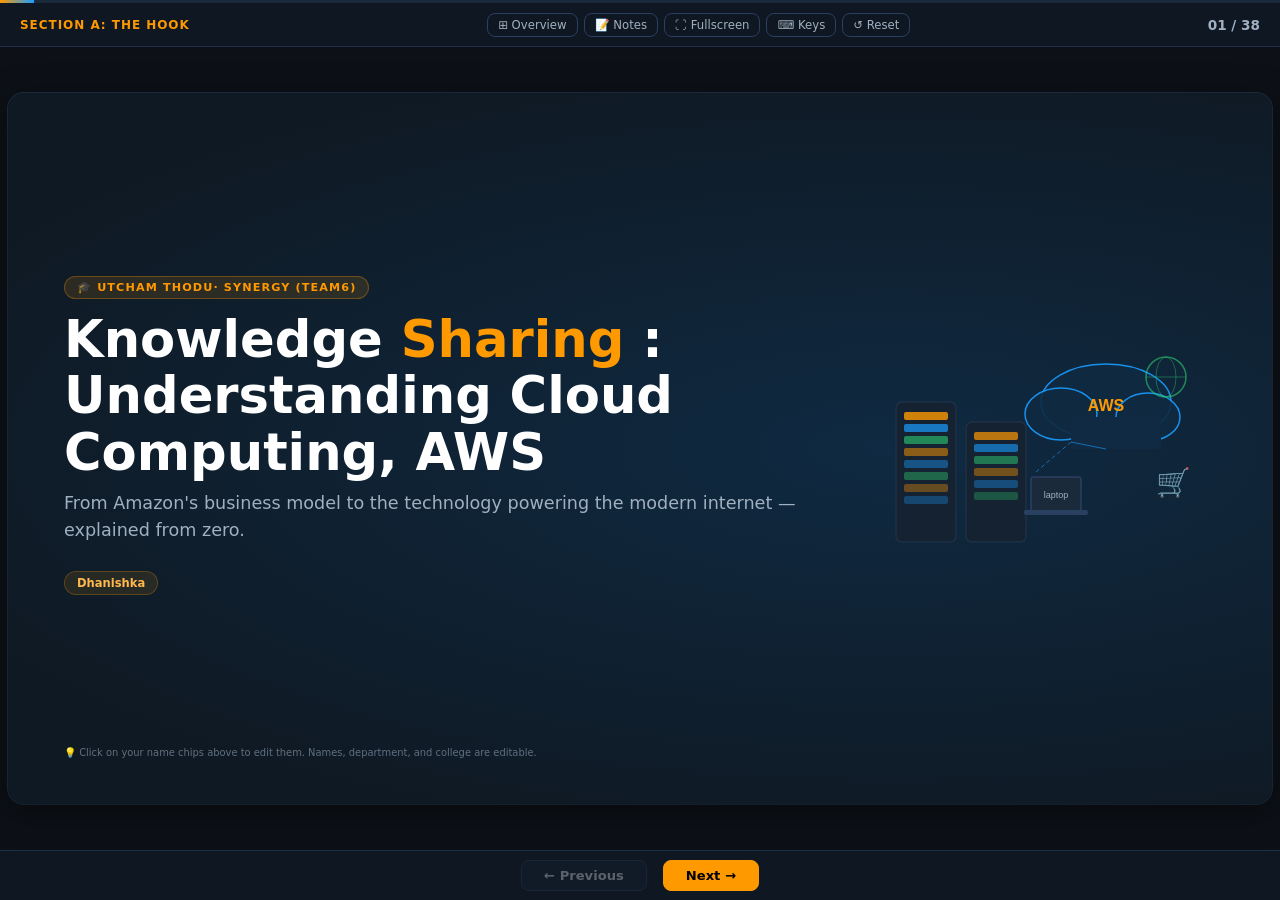
<file: index.html>
<!DOCTYPE html>
<html lang="en">
<head>
<meta charset="UTF-8">
<meta name="viewport" content="width=device-width, initial-scale=1.0">
<title>Beyond Shopping: Understanding Cloud Computing with AWS</title>
<link rel="stylesheet" href="style.css">
<meta name="description" content="Interactive beginner-friendly presentation on Cloud Computing and AWS for college students">
</head>
<body>
<div id="presentation-wrapper" role="main" aria-label="Presentation">

  <!-- Progress Bar -->
  <div id="progress-bar-track" role="progressbar" aria-valuemin="1" aria-valuemax="38" aria-valuenow="1" aria-label="Presentation progress">
    <div id="progress-bar-fill"></div>
  </div>

  <!-- Top Bar -->
  <nav id="top-bar" aria-label="Presentation controls">
    <span id="section-indicator" aria-live="polite">Section A: The Hook</span>
    <div class="top-bar-controls">
      <button class="ctrl-btn" id="btn-overview" aria-label="Slide overview">⊞ Overview</button>
      <button class="ctrl-btn" id="btn-notes" aria-label="Toggle presenter notes">📝 Notes</button>
      <button class="ctrl-btn" id="btn-fullscreen" aria-label="Toggle fullscreen">⛶ Fullscreen</button>
      <button class="ctrl-btn" id="btn-keys" aria-label="Keyboard shortcuts">⌨ Keys</button>
      <button class="ctrl-btn" id="btn-reset" aria-label="Reset interactive elements">↺ Reset</button>
    </div>
    <span id="slide-counter" aria-live="polite">01 / 38</span>
  </nav>

  <!-- Slide Stage -->
  <div id="slide-stage">
    <div id="slide-container" aria-live="polite" aria-atomic="true">
      <div class="slide-inner">

<!-- ═══════════════════════════════════════════════════════
     SECTION A: THE HOOK — Slides 1-4
     ═══════════════════════════════════════════════════════ -->

<!-- SLIDE 1: Title -->
<section class="slide active" id="slide-1" data-section="Section A: The Hook" data-title="Title: Beyond Shopping">
  <div class="title-slide-layout">
    <div class="title-text-block">
      <div class="section-badge">🎓 Utcham Thodu· Synergy (Team6)</div>
      <h1 class="title-main">Knowledge <span>Sharing </span>:<br>Understanding Cloud Computing, AWS</h1>
      <p class="title-sub">From Amazon's business model to the technology powering the modern internet — explained from zero.</p>
      <div class="presenter-names" id="presenter-names">
        <!-- <span class="presenter-chip" contenteditable="true" title="Click to edit name">Speaker 1 Name</span>
        <span class="presenter-chip" contenteditable="true" title="Click to edit name">Speaker 2 Name</span>
        <span class="presenter-chip" contenteditable="true" title="Click to edit name">Speaker 3 Name</span>
        <span class="presenter-chip" contenteditable="true" title="Click to edit name">Speaker 4 Name</span>
        <span class="presenter-chip" contenteditable="true" title="Click to edit name">Speaker 5 Name</span>
        <span class="presenter-chip" contenteditable="true" title="Click to edit name">Speaker 6 Name</span> -->
        <span class="presenter-chip" contenteditable="true" title="Click to edit name">Dhanishka</span>
      </div>
      <!-- <p class="college-tag">
        <span contenteditable="true" title="Click to edit">Department Name</span> ·
        <span contenteditable="true" title="Click to edit">Your College / University</span>
      </p> -->
    </div>
    <div class="title-visual" aria-hidden="true">
      <svg viewBox="0 0 340 240" class="aws-cloud-icon" xmlns="http://www.w3.org/2000/svg">
        <!-- Data center racks -->
        <rect x="20" y="80" width="60" height="140" rx="6" fill="#152232" stroke="#1e3045" stroke-width="1.5"/>
        <rect x="28" y="90" width="44" height="8" rx="2" fill="#ff9900" opacity=".8"/>
        <rect x="28" y="102" width="44" height="8" rx="2" fill="#1a9dff" opacity=".7"/>
        <rect x="28" y="114" width="44" height="8" rx="2" fill="#2ecc71" opacity=".6"/>
        <rect x="28" y="126" width="44" height="8" rx="2" fill="#ff9900" opacity=".5"/>
        <rect x="28" y="138" width="44" height="8" rx="2" fill="#1a9dff" opacity=".4"/>
        <rect x="28" y="150" width="44" height="8" rx="2" fill="#2ecc71" opacity=".4"/>
        <rect x="28" y="162" width="44" height="8" rx="2" fill="#ff9900" opacity=".35"/>
        <rect x="28" y="174" width="44" height="8" rx="2" fill="#1a9dff" opacity=".3"/>
        <rect x="90" y="100" width="60" height="120" rx="6" fill="#152232" stroke="#1e3045" stroke-width="1.5"/>
        <rect x="98" y="110" width="44" height="8" rx="2" fill="#ff9900" opacity=".7"/>
        <rect x="98" y="122" width="44" height="8" rx="2" fill="#1a9dff" opacity=".6"/>
        <rect x="98" y="134" width="44" height="8" rx="2" fill="#2ecc71" opacity=".5"/>
        <rect x="98" y="146" width="44" height="8" rx="2" fill="#ff9900" opacity=".4"/>
        <rect x="98" y="158" width="44" height="8" rx="2" fill="#1a9dff" opacity=".35"/>
        <rect x="98" y="170" width="44" height="8" rx="2" fill="#2ecc71" opacity=".3"/>
        <!-- Cloud shape -->
        <ellipse cx="230" cy="80" rx="65" ry="38" fill="#0f2a42" stroke="#1a9dff" stroke-width="1.5" opacity=".9"/>
        <ellipse cx="185" cy="92" rx="36" ry="26" fill="#0f2a42" stroke="#1a9dff" stroke-width="1.5" opacity=".9"/>
        <ellipse cx="272" cy="95" rx="32" ry="24" fill="#0f2a42" stroke="#1a9dff" stroke-width="1.5" opacity=".9"/>
        <rect x="195" y="95" width="90" height="32" fill="#0f2a42" stroke="none"/>
        <!-- AWS text in cloud -->
        <text x="230" y="89" text-anchor="middle" fill="#ff9900" font-size="16" font-weight="900" font-family="Segoe UI, sans-serif">AWS</text>
        <!-- Connecting lines -->
        <line x1="160" y1="150" x2="195" y2="120" stroke="#1a9dff" stroke-width="1" stroke-dasharray="4,3" opacity=".6"/>
        <line x1="195" y1="120" x2="230" y2="127" stroke="#1a9dff" stroke-width="1" opacity=".6"/>
        <!-- Laptop -->
        <rect x="155" y="155" width="50" height="35" rx="3" fill="#1a2a3a" stroke="#2a4060" stroke-width="1.5"/>
        <rect x="148" y="188" width="64" height="5" rx="2" fill="#2a4060"/>
        <text x="180" y="176" text-anchor="middle" fill="#a0b0c0" font-size="9" font-family="Segoe UI, sans-serif">laptop</text>
        <!-- Shopping cart icon -->
        <text x="280" y="170" font-size="28" fill="#ff9900" opacity=".8">🛒</text>
        <!-- Globe -->
        <circle cx="290" cy="55" r="20" fill="none" stroke="#2ecc71" stroke-width="1.5" opacity=".6"/>
        <ellipse cx="290" cy="55" rx="10" ry="20" fill="none" stroke="#2ecc71" stroke-width="1" opacity=".4"/>
        <line x1="270" y1="55" x2="310" y2="55" stroke="#2ecc71" stroke-width="1" opacity=".4"/>
      </svg>
    </div>
  </div>
  <p class="source-note" style="margin-top:auto">💡 Click on your name chips above to edit them. Names, department, and college are editable.</p>
</section>

<!-- SLIDE 2: What comes to mind -->
<section class="slide" id="slide-2" data-section="Section A: The Hook" data-title="What Do You Think of Amazon?">
  <span class="section-badge">Section A · Slide 2 of 38</span>
  <h2 class="slide-title">What Comes to Mind When You Hear <span class="accent">"Amazon"</span>?</h2>
  <p class="slide-subtitle">Click each card to reveal. Which one surprised you?</p>
  <div class="slide-body">
    <div class="quiz-grid">
      <div class="quiz-card" data-reveal="0" onclick="revealQuizCard(this, false)" tabindex="0" role="button" aria-label="Online Shopping">
        <div class="quiz-icon">🛒</div>
        <div class="quiz-label">Online Shopping</div>
        <div class="quiz-sub">Books, electronics, groceries…</div>
      </div>
      <div class="quiz-card" data-reveal="1" onclick="revealQuizCard(this, false)" tabindex="0" role="button" aria-label="Fast Delivery">
        <div class="quiz-icon">📦</div>
        <div class="quiz-label">Fast Delivery</div>
        <div class="quiz-sub">Same-day, next-day delivery</div>
      </div>
      <div class="quiz-card" data-reveal="2" onclick="revealQuizCard(this, false)" tabindex="0" role="button" aria-label="Prime Video">
        <div class="quiz-icon">🎬</div>
        <div class="quiz-label">Prime Video</div>
        <div class="quiz-sub">Movies, shows, live sports</div>
      </div>
      <div class="quiz-card highlight" data-reveal="3" onclick="revealQuizCard(this, true)" tabindex="0" role="button" aria-label="AWS Cloud Computing">
        <div class="quiz-icon">☁️</div>
        <div class="quiz-label">AWS — Cloud Computing</div>
        <div class="quiz-sub">Powers Netflix, NASA, Airbnb, and millions more</div>
      </div>
    </div>
    <div class="analogy-box mt-md" id="quiz-reveal-msg" style="display:none">
      <strong>Did that surprise you?</strong> The same company that delivers your packages also provides the computing infrastructure that runs a huge portion of the internet — including services you use every single day.
    </div>
  </div>
</section>

<!-- SLIDE 3: How Does Amazon Make Money? -->
<section class="slide" id="slide-3" data-section="Section A: The Hook" data-title="Amazon's Business Segments">
  <span class="section-badge">Section A · Slide 3 of 38</span>
  <h2 class="slide-title">How Does Amazon <span class="accent">Make Money</span>?</h2>
  <p class="slide-subtitle">Amazon has several major business segments. Here's how they compare — Q2 2026.</p>
  <div class="slide-body">
    <div class="two-col two-col-2-3" style="align-items:flex-start;gap:16px">
      <div>
        <p style="font-size:.78rem;color:var(--text-secondary);margin-bottom:10px;line-height:1.6">Amazon operates across retail, third-party marketplace, advertising, subscriptions, and cloud infrastructure. Each segment earns differently.</p>
        <div class="highlight-box mt-sm">
          <strong>Key insight:</strong> AWS represents about <strong>~21% of Amazon's total net sales</strong> in Q2 2026, but delivered <strong>~59% of total operating income</strong>. This shows how profitable cloud services can be.
        </div>
        <div style="margin-top:12px;display:flex;flex-direction:column;gap:8px">
          <!-- Segment detail cards -->
          <!-- <div style="background:rgba(46,204,113,.07);border:1px solid var(--green);border-radius:8px;padding:10px 14px">
            <div style="display:flex;justify-content:space-between;align-items:center;margin-bottom:3px">
              <span style="font-size:.78rem;font-weight:700;color:var(--green)">1. AWS</span>
              <span style="font-size:.65rem;background:var(--green);color:#000;padding:2px 7px;border-radius:999px;font-weight:700">Highest profit</span>
            </div>
            <div style="font-size:.85rem;font-weight:800;color:var(--green)">$16.621B</div>
            <div style="font-size:.67rem;color:var(--text-muted)">Revenue: $42.232B · Op. expenses: $25.611B</div>
            <div style="font-size:.67rem;color:var(--text-secondary);margin-top:2px">Operating margin: <strong style="color:var(--green)">39.4%</strong></div>
          </div>
          <div style="background:rgba(26,157,255,.07);border:1px solid var(--blue);border-radius:8px;padding:10px 14px">
            <div style="font-size:.78rem;font-weight:700;color:var(--blue);margin-bottom:3px">2. North America</div>
            <div style="font-size:.85rem;font-weight:800;color:var(--text-primary)">$9.123B</div>
            <div style="font-size:.67rem;color:var(--text-muted)">Revenue: $116.177B · Op. expenses: $107.054B</div>
            <div style="font-size:.67rem;color:var(--text-secondary);margin-top:2px">Operating margin: <strong style="color:var(--blue)">7.9%</strong></div>
          </div>
          <div style="background:rgba(155,89,182,.07);border:1px solid var(--purple);border-radius:8px;padding:10px 14px">
            <div style="font-size:.78rem;font-weight:700;color:var(--purple);margin-bottom:3px">3. International</div>
            <div style="font-size:.85rem;font-weight:800;color:var(--text-primary)">$1.717B</div>
            <div style="font-size:.67rem;color:var(--text-muted)">Revenue: $42.197B · Op. expenses: $40.480B</div>
            <div style="font-size:.67rem;color:var(--text-secondary);margin-top:2px">Operating margin: <strong style="color:var(--purple)">4.1%</strong></div>
          </div> -->
        </div>
        <p class="source-note mt-sm">
          Source: <a href="https://ir.aboutamazon.com/news-release/news-release-details/2026/Amazon-com-Announces-Second-Quarter-Results/default.aspx" target="_blank" rel="noopener">Amazon Q2 2026 Earnings Release</a>. Figures are for Q2 2026 (quarter ended June 30, 2026). Net sales ≠ operating income; do not compare across categories.
        </p>
      </div>
      <div>
        <div style="margin-bottom:6px;font-size:.72rem;color:var(--text-muted);display:flex;justify-content:space-between;padding:0 4px"><span>Segment</span><span>Revenue — Q2 2026</span></div>
        <!-- <div class="bar-chart-row">
          <div class="bar-label">North America</div>
          <div class="bar-track"><div class="bar-fill blue" data-width="58" style="width:0%">$116.2B</div></div>
        </div>
        <div class="bar-chart-row">
          <div class="bar-label">International</div>
          <div class="bar-track"><div class="bar-fill purple" data-width="21" style="width:0%">$42.2B</div></div>
        </div>
        <div class="bar-chart-row">
          <div class="bar-label">AWS</div>
          <div class="bar-track"><div class="bar-fill orange" data-width="21" style="width:0%">$42.2B</div></div>
        </div> -->
        <div style="margin-top:14px;margin-bottom:6px;font-size:.72rem;color:var(--text-muted);display:flex;justify-content:space-between;padding:0 4px"><span>Segment</span><span>Operating Income — Q2 2026</span></div>
        <div class="bar-chart-row">
          <div class="bar-label">AWS</div>
          <div class="bar-track"><div class="bar-fill orange" data-width="59" style="width:0%">$16.6B</div></div>
        </div>
        <div class="bar-chart-row">
          <div class="bar-label">North America</div>
          <div class="bar-track"><div class="bar-fill blue" data-width="33" style="width:0%">$9.1B</div></div>
        </div>
        <div class="bar-chart-row">
          <div class="bar-label">International</div>
          <div class="bar-track"><div class="bar-fill purple" data-width="6" style="width:0%">$1.7B</div></div>
        </div>
        
        <p class="source-note mt-sm">Total Q2 2026 revenue: ~$200.6B · Total operating income: ~$27.5B · AWS op. margin 39.4% · NA 7.9% · Intl 4.1%</p>
      </div>
    </div>
  </div>
</section>

<!-- SLIDE 4: The Big Question -->
<section class="slide" id="slide-4" data-section="Section A: The Hook" data-title="The Big Question">
  <span class="section-badge">Section A · Slide 4 of 38</span>
  <div class="slide-body" style="justify-content:center;align-items:center;text-align:center;gap:24px">
    <div style="font-size:3.5rem" aria-hidden="true">🤔</div>
    <h2 class="slide-title" style="font-size:clamp(1.6rem,3.2vw,2.4rem)">
      Amazon is known for <span class="accent">selling products</span>.<br>
      So why does it also sell <span class="blue">computing power</span> to companies worldwide?
    </h2>
    <p class="slide-subtitle" style="max-width:680px;margin:0 auto">
      To answer this, we need to understand what "computing power" actually means — and why a retailer became one of the world's most important technology companies.
    </p>
    <div class="flow-diagram mt-md">
      <div class="flow-box accent">Amazon's retail infrastructure</div>
      <div class="flow-arrow">→</div>
      <div class="flow-box blue">Reusable technology capabilities</div>
      <div class="flow-arrow">→</div>
      <div class="flow-box green">AWS: services for everyone</div>
    </div>
    <p style="font-size:.82rem;color:var(--text-muted);margin-top:8px">Let's start from the very beginning — what is a server, and why does it matter?</p>
  </div>
</section>

<!-- ═══════════════════════════════════════════════════════
     SECTION B: UNDERSTANDING CLOUD COMPUTING — Slides 5-10
     ═══════════════════════════════════════════════════════ -->

<!-- SLIDE 5: The 1 GB Movie Problem -->
<section class="slide" id="slide-5" data-section="Section B: Cloud Computing Basics" data-title="The 1 GB Movie Problem">
  <span class="section-badge">Section B · Slide 5 of 38</span>
  <h2 class="slide-title">Imagine You Have a <span class="accent">1 GB Movie</span></h2>
  <div class="slide-body">
    <div class="two-col">
      <div>
        <p style="font-size:.88rem;color:var(--text-secondary);line-height:1.7;margin-bottom:14px">
          You just downloaded a great movie. It's 1 GB in size. You want to:
        </p>
        <ul class="bullet-list">
          <li>Keep it safe forever</li>
          <li>Watch it from any device</li>
          <li>Share it with friends easily</li>
          <li>Not lose it if your phone breaks</li>
        </ul>
        <div class="analogy-box mt-md">
          <strong>The problem:</strong> Buying a new external hard drive just for one file feels wasteful. Your phone might be full. What if there was a simpler way to store data without buying hardware yourself?
        </div>
      </div>
      <div style="display:flex;flex-direction:column;align-items:center;justify-content:center;gap:16px">
        <div class="device-box">
          <div class="device-icon">📱</div>
          <div class="device-label">Your Phone</div>
          <div class="device-sub">Almost full · 1 GB movie</div>
        </div>
        <div style="text-align:center">
          <div style="font-size:1.6rem">❓</div>
          <div style="font-size:.75rem;color:var(--text-muted);margin-top:4px">Where does it go?</div>
        </div>
        <div class="card" style="width:100%;text-align:center">
          <div style="font-size:2rem;margin-bottom:6px">💾 💿 📦</div>
          <div style="font-size:.75rem;color:var(--text-secondary)">Buy a hard drive? Buy a USB? Pay for cloud storage?</div>
        </div>
      </div>
    </div>
  </div>
</section>

<!-- SLIDE 6: Friend's Hard Drive Analogy -->
<section class="slide" id="slide-6" data-section="Section B: Cloud Computing Basics" data-title="Borrowing Your Friend's Storage">
  <span class="section-badge">Section B · Slide 6 of 38</span>
  <h2 class="slide-title">Borrowing Your <span class="accent">Friend's Hard Drive</span></h2>
  <p class="slide-subtitle">A simplified analogy for how cloud storage works at its core.</p>
  <div class="slide-body">
    <div class="analogy-stage" id="transfer-demo">
      <div class="device-box" id="user-device">
        <div class="device-icon">🧑‍💻</div>
        <div class="device-label">You</div>
        <div class="device-sub">1 GB movie</div>
        <div style="margin-top:8px;font-size:.65rem;background:rgba(231,76,60,.15);border:1px solid rgba(231,76,60,.3);color:#e74c3c;padding:3px 8px;border-radius:4px">Storage: 98% Full</div>
      </div>
      <div class="transfer-arrow">
        <div style="font-size:.7rem;color:var(--accent);font-weight:700;margin-bottom:2px">Send file</div>
        <div class="arrow-line">
          <div class="packet" title="File packet">📄</div>
        </div>
        <div style="font-size:.65rem;color:var(--text-muted);margin-top:2px">over network</div>
      </div>
      <div class="device-box" id="friend-device" style="border-color:var(--green)">
        <div class="device-icon">🖥️</div>
        <div class="device-label">Friend's Computer</div>
        <div class="device-sub">Plenty of space</div>
        <div style="margin-top:8px;font-size:.65rem;background:rgba(46,204,113,.15);border:1px solid rgba(46,204,113,.3);color:#2ecc71;padding:3px 8px;border-radius:4px">Stores your file ✓</div>
      </div>
    </div>
    <div class="two-col mt-md" style="gap:12px">
      <div class="analogy-box">
        <strong>The analogy in steps:</strong><br>
        1. You have a file too big for your own device<br>
        2. Your friend has spare storage and agrees to keep it<br>
        3. You copy the file to their computer<br>
        4. You pay a small fee for the service<br>
        5. You can access your file whenever you need it
      </div>
      <div class="card" style="border-color:var(--accent)">
        <div class="card-title">Important Clarification</div>
        <p style="font-size:.75rem;color:var(--text-secondary);line-height:1.6">Cloud services don't literally use your friend's hard drive. This is a simplified analogy. Real cloud providers like AWS operate large, secure data centers with professional infrastructure. Prices depend on service, capacity, usage, and other factors.</p>
      </div>
    </div>
  </div>
</section>

<!-- SLIDE 7: From Friend's Computer to the Cloud -->
<section class="slide" id="slide-7" data-section="Section B: Cloud Computing Basics" data-title="Friend's Computer → The Cloud">
  <span class="section-badge">Section B · Slide 7 of 38</span>
  <h2 class="slide-title">From Friend's Computer to <span class="accent">The Cloud</span></h2>
  <div class="slide-body">
    <div class="two-col two-col-3-2" style="gap:20px;align-items:center">
      <div>
        <div class="highlight-box" style="margin-bottom:14px">
          <strong>Cloud computing</strong> means accessing computing resources — such as servers, storage, databases, and software — over a network (usually the internet), when you need them, and paying for what you use.
        </div>
        <ul class="bullet-list mt-sm">
          <li>Your friend's computer → Professional <strong style="color:var(--accent)">data centers</strong></li>
          <li>Small fee → <strong style="color:var(--accent)">Pay-as-you-go</strong> pricing model</li>
          <li>One friend → <strong style="color:var(--accent)">Thousands of servers</strong> worldwide</li>
          <li>Manual copying → Instant, secure <strong style="color:var(--accent)">uploads over internet</strong></li>
          <li>File sharing → Databases, compute, AI, and more</li>
        </ul>
      </div>
      <div style="display:flex;flex-direction:column;align-items:center;gap:10px">
        <div style="text-align:center">
          <div style="font-size:1.6rem">💻</div>
          <div style="font-size:.7rem;color:var(--text-secondary)">Your Laptop</div>
        </div>
        <div style="font-size:.9rem;color:var(--accent)">↓</div>
        <div style="text-align:center;font-size:.7rem;color:var(--blue)">🌐 Internet</div>
        <div style="font-size:.9rem;color:var(--accent)">↓</div>
        <div class="card" style="text-align:center;padding:12px 20px">
          <div style="font-size:1.4rem;margin-bottom:4px">🏢</div>
          <div style="font-size:.72rem;font-weight:700;color:var(--accent)">AWS Data Center</div>
          <div style="font-size:.65rem;color:var(--text-muted);margin-top:4px">Thousands of servers<br>Shared storage<br>High availability</div>
        </div>
      </div>
    </div>
  </div>
</section>

<!-- SLIDE 8: What Is a Server? -->
<section class="slide" id="slide-8" data-section="Section B: Cloud Computing Basics" data-title="What Is a Server?">
  <span class="section-badge">Section B · Slide 8 of 38</span>
  <h2 class="slide-title">What Is a <span class="accent">Server</span>?</h2>
  <p class="slide-subtitle">A server is a computer that provides services or resources to other computers.</p>
  <div class="slide-body">
    <div class="two-col" style="gap:20px;align-items:flex-start">
      <div>
        <div class="card accent-border" style="margin-bottom:12px">
          <div class="card-title">🍽️ Restaurant Analogy</div>
          <div style="display:flex;flex-direction:column;gap:7px;font-size:.78rem">
            <div><span style="color:var(--accent)">Customer</span> = You (the user making a request)</div>
            <div><span style="color:var(--blue)">Waiter</span> = Your request traveling over the internet</div>
            <div><span style="color:var(--green)">Kitchen</span> = The server processing your request</div>
            <div><span style="color:var(--purple)">Food</span> = The response (webpage, file, data)</div>
          </div>
        </div>
        <ul class="bullet-list">
          <li>A server is just a <strong style="color:var(--accent)">computer configured to serve others</strong></li>
          <li>It doesn't need to look special — it's the role that matters</li>
          <li>Servers run 24/7 to be available when needed</li>
          <li>A server can serve websites, files, databases, emails, and more</li>
        </ul>
      </div>
      <div style="display:flex;flex-direction:column;gap:12px">
        <div class="card">
          <div class="card-title" style="color:var(--blue)">Personal Computer</div>
          <p style="font-size:.75rem;color:var(--text-secondary);line-height:1.5">Used by one person to run applications, browse the web, write documents. Not typically set up to serve others.</p>
        </div>
        <div style="text-align:center;font-size:.8rem;color:var(--text-muted)">vs.</div>
        <div class="card green-border">
          <div class="card-title green">Server</div>
          <p style="font-size:.75rem;color:var(--text-secondary);line-height:1.5">Set up to respond to requests from many other computers. Often kept in data centers. Can be any computer with the right software configuration.</p>
        </div>
      </div>
    </div>
  </div>
</section>

<!-- SLIDE 9: What Is On-Premises? -->
<section class="slide" id="slide-9" data-section="Section B: Cloud Computing Basics" data-title="What Is On-Premises?">
  <span class="section-badge">Section B · Slide 9 of 38</span>
  <h2 class="slide-title">What Is <span class="accent">On-Premises</span> Infrastructure?</h2>
  <p class="slide-subtitle">When an organization owns and manages its own servers at its own location.</p>
  <div class="slide-body">
    <div class="two-col" style="gap:20px;align-items:flex-start">
      <div>
        <div class="analogy-box" style="margin-bottom:12px">
          <strong>Imagine your college</strong> decided to build its own server room — buying computers, installing them, wiring them up, and managing them internally.
        </div>
        <ul class="bullet-list">
          <li><strong style="color:var(--accent)">Upfront purchase</strong> of all hardware (servers, storage, networking)</li>
          <li>You provide <strong style="color:var(--accent)">electricity and cooling</strong> 24/7</li>
          <li>Your team handles <strong style="color:var(--accent)">network and security</strong></li>
          <li>Physical space, cabling, and maintenance</li>
          <li>Plan for <strong style="color:var(--accent)">peak demand</strong> — buy capacity in advance</li>
          <li>Upgrade hardware when it becomes outdated</li>
        </ul>
        <div class="card mt-md" style="border-color:var(--blue)">
          <div class="card-title blue">When On-Premises Makes Sense</div>
          <p style="font-size:.74rem;color:var(--text-secondary);line-height:1.5">Direct control requirements, specific hardware configurations, certain compliance arrangements, or workloads where the economics favor owned infrastructure.</p>
        </div>
      </div>
      <div style="display:flex;flex-direction:column;align-items:center;gap:8px">
        <div style="background:var(--bg-card2);border:2px solid var(--border);border-radius:var(--radius);padding:20px 24px;text-align:center;width:100%">
          <div style="font-size:2rem;margin-bottom:4px">🏫</div>
          <div style="font-size:.8rem;font-weight:700;color:var(--text-primary);margin-bottom:12px">College Server Room</div>
          <div style="display:grid;grid-template-columns:1fr 1fr;gap:6px">
            <div style="background:var(--bg-card);border:1px solid var(--border);border-radius:6px;padding:8px;font-size:.65rem;text-align:center">
              <div style="font-size:1.1rem">🖥️</div><div style="color:var(--text-muted)">Server Racks</div>
            </div>
            <div style="background:var(--bg-card);border:1px solid var(--border);border-radius:6px;padding:8px;font-size:.65rem;text-align:center">
              <div style="font-size:1.1rem">❄️</div><div style="color:var(--text-muted)">Cooling Units</div>
            </div>
            <div style="background:var(--bg-card);border:1px solid var(--border);border-radius:6px;padding:8px;font-size:.65rem;text-align:center">
              <div style="font-size:1.1rem">⚡</div><div style="color:var(--text-muted)">Power Supply</div>
            </div>
            <div style="background:var(--bg-card);border:1px solid var(--border);border-radius:6px;padding:8px;font-size:.65rem;text-align:center">
              <div style="font-size:1.1rem">🔒</div><div style="color:var(--text-muted)">Security Team</div>
            </div>
          </div>
        </div>
        <div style="font-size:.7rem;color:var(--text-muted);text-align:center">All of this is <strong style="color:var(--text-secondary)">your responsibility</strong></div>
      </div>
    </div>
  </div>
</section>

<!-- SLIDE 10: On-Premises vs Cloud Comparison -->
<section class="slide" id="slide-10" data-section="Section B: Cloud Computing Basics" data-title="On-Premises vs. Cloud">
  <span class="section-badge">Section B · Slide 10 of 38</span>
  <h2 class="slide-title">On-Premises <span class="accent">vs.</span> Cloud</h2>
  <p class="slide-subtitle">There's no universal "better" — the right choice depends on requirements, workload, and costs.</p>
  <div class="slide-body">
    <table class="compare-table" style="flex:1">
      <thead>
        <tr>
          <th class="col-feature">Aspect</th>
          <th class="col-onprem">🏢 On-Premises</th>
          <th class="col-cloud">☁️ Cloud</th>
        </tr>
      </thead>
      <tbody>
        <tr><td>Initial Investment</td><td>High upfront cost for hardware</td><td>Generally low upfront; pay-as-you-go</td></tr>
        <tr><td>Hardware Maintenance</td><td>Your team manages repairs and upgrades</td><td>Cloud provider handles physical hardware</td></tr>
        <tr><td>Scaling Up</td><td>Buy new hardware; takes time</td><td>Often quick to add capacity</td></tr>
        <tr><td>Scaling Down</td><td>Hardware already purchased</td><td>Release resources and reduce costs</td></tr>
        <tr><td>Control</td><td>Full control of hardware and software</td><td>Control varies by service type</td></tr>
        <tr><td>Payment Model</td><td>Capital expense + ongoing ops costs</td><td>Operational expense; usage-based</td></tr>
        <tr><td>Security Responsibility</td><td>Entirely your organization's</td><td>Shared between provider and customer</td></tr>
      </tbody>
    </table>
    <div class="analogy-box mt-sm">
      <strong>Bottom line:</strong> Many organizations use a combination of both — keeping sensitive or specialized workloads on-premises while using cloud for scale, flexibility, or new services.
    </div>
  </div>
</section>

<!-- ═══════════════════════════════════════════════════════
     SECTION C: HOW CLOUD EVOLVED — Slides 11-14
     ═══════════════════════════════════════════════════════ -->

<!-- SLIDE 11: Before Cloud Computing -->
<section class="slide" id="slide-11" data-section="Section C: How Cloud Evolved" data-title="Before Cloud Computing">
  <span class="section-badge">Section C · Slide 11 of 38</span>
  <h2 class="slide-title">Before Cloud Computing <span class="accent">Became Mainstream</span></h2>
  <div class="slide-body">
    <div class="two-col" style="gap:20px;align-items:center">
      <div>
        <p style="font-size:.85rem;color:var(--text-secondary);line-height:1.7;margin-bottom:14px">Organizations traditionally purchased physical servers and managed all their own infrastructure. This meant:</p>
        <ul class="bullet-list">
          <li>Buy servers based on <strong style="color:var(--accent)">peak demand projections</strong></li>
          <li>Servers often ran at <strong style="color:var(--accent)">low utilization</strong> most of the time</li>
          <li>A server bought for Black Friday traffic sat <strong style="color:var(--accent)">mostly idle</strong> in January</li>
          <li>New projects required <strong style="color:var(--accent)">weeks or months</strong> to provision hardware</li>
          <li>Small teams couldn't afford enterprise-grade infrastructure</li>
        </ul>
        <div class="analogy-box mt-md">
          <strong>Analogy:</strong> Imagine buying a 10-seat bus just because once a year, your whole family visits. Most days, it sits empty. That's what over-provisioned servers felt like.
        </div>
      </div>
      <div style="display:flex;flex-direction:column;align-items:center;gap:10px">
        <div style="background:var(--bg-card2);border:2px solid var(--border);border-radius:var(--radius);padding:20px;text-align:center;width:90%">
          <div style="font-size:1.8rem;margin-bottom:8px">🖥️</div>
          <div style="font-size:.8rem;font-weight:700;color:var(--text-primary);margin-bottom:12px">Powerful Server</div>
          <div style="font-size:.72rem;color:var(--text-muted);margin-bottom:10px">CPU Utilization</div>
          <div style="background:rgba(255,255,255,.05);border-radius:6px;height:14px;overflow:hidden;margin-bottom:6px">
            <div style="width:12%;height:100%;background:var(--accent);border-radius:6px"></div>
          </div>
          <div style="font-size:.68rem;color:var(--red)">Only 12% utilized — expensive hardware sitting idle</div>
        </div>
        <div style="font-size:.72rem;color:var(--text-muted);text-align:center;max-width:200px">This underutilization problem drove the search for a better model.</div>
      </div>
    </div>
  </div>
</section>

<!-- SLIDE 12: How AWS Emerged -->
<section class="slide" id="slide-12" data-section="Section C: How Cloud Evolved" data-title="How AWS Emerged">
  <span class="section-badge">Section C · Slide 12 of 38</span>
  <h2 class="slide-title">How <span class="accent">AWS</span> Emerged</h2>
  <p class="slide-subtitle">A timeline of how Amazon's internal infrastructure became a global cloud platform.</p>
  <div class="slide-body">
    <div style="display:flex;flex-direction:column;gap:10px;flex:1;justify-content:center">
      <div style="display:flex;gap:14px;align-items:flex-start">
        <div style="background:var(--accent);color:#000;font-weight:800;font-size:.72rem;padding:5px 9px;border-radius:6px;flex-shrink:0;min-width:46px;text-align:center">Early<br>2000s</div>
        <div style="background:var(--bg-card);border:1px solid var(--border);border-radius:var(--radius-sm);padding:10px 14px;flex:1;font-size:.78rem;color:var(--text-secondary);line-height:1.5">Amazon builds substantial technology infrastructure to support its rapidly growing online retail operations. Engineering teams develop internal tools and reusable infrastructure capabilities.</div>
      </div>
      <div style="display:flex;gap:14px;align-items:flex-start">
        <div style="background:var(--blue);color:#fff;font-weight:800;font-size:.72rem;padding:5px 9px;border-radius:6px;flex-shrink:0;min-width:46px;text-align:center">Mar<br>2006</div>
        <div style="background:var(--bg-card);border:1px solid var(--blue);border-radius:var(--radius-sm);padding:10px 14px;flex:1;font-size:.78rem;color:var(--text-secondary);line-height:1.5"><strong style="color:var(--blue)">Amazon S3 launches</strong> on March 14, 2006 — the first generally available AWS service. Designed to provide scalable object storage over the internet. <a href="https://aws.amazon.com/blogs/aws/twenty-years-of-amazon-s3-and-building-whats-next" target="_blank" rel="noopener" style="color:var(--blue-light);font-size:.68rem">Source: AWS Blog</a></div>
      </div>
      <div style="display:flex;gap:14px;align-items:flex-start">
        <div style="background:var(--green);color:#000;font-weight:800;font-size:.72rem;padding:5px 9px;border-radius:6px;flex-shrink:0;min-width:46px;text-align:center">Aug<br>2006</div>
        <div style="background:var(--bg-card);border:1px solid var(--green);border-radius:var(--radius-sm);padding:10px 14px;flex:1;font-size:.78rem;color:var(--text-secondary);line-height:1.5"><strong style="color:var(--green)">Amazon EC2 enters limited public beta</strong> (August 25, 2006), offering on-demand compute capacity. General availability followed in October 2008. <a href="https://aws.amazon.com/id/about-aws/our-origins/" target="_blank" rel="noopener" style="color:var(--blue-light);font-size:.68rem">Source: AWS Our Origins</a></div>
      </div>
      <div style="display:flex;gap:14px;align-items:flex-start">
        <div style="background:var(--purple);color:#fff;font-weight:800;font-size:.72rem;padding:5px 9px;border-radius:6px;flex-shrink:0;min-width:46px;text-align:center">2006<br>→Now</div>
        <div style="background:var(--bg-card);border:1px solid var(--purple);border-radius:var(--radius-sm);padding:10px 14px;flex:1;font-size:.78rem;color:var(--text-secondary);line-height:1.5">AWS expands to hundreds of services across computing, storage, databases, AI, networking, and more. Customers include startups, enterprises, governments, and developers worldwide.</div>
      </div>
    </div>
    <div class="analogy-box mt-sm" style="font-size:.72rem">
      <strong>Important nuance:</strong> The story wasn't simply "Amazon had spare servers and rented them out." Amazon developed reusable infrastructure capabilities while scaling its retail business, then offered those capabilities as services to external customers. This was a deliberate strategic evolution.
    </div>
  </div>
</section>

<!-- SLIDE 13: Why Cloud Computing Became Important -->
<section class="slide" id="slide-13" data-section="Section C: How Cloud Evolved" data-title="Why Cloud Computing Became Important">
  <span class="section-badge">Section C · Slide 13 of 38</span>
  <h2 class="slide-title">Why Cloud Computing <span class="accent">Became Essential</span></h2>
  <p class="slide-subtitle">A student builds a website on their laptop. How do classmates access it?</p>
  <div class="slide-body">
    <div class="two-col" style="gap:20px;align-items:center">
      <div>
        <div style="display:flex;flex-direction:column;gap:8px">
          <div class="step-item"><div class="step-num">1</div><div class="step-content"><strong>Local development</strong> — You write code on your laptop. Works perfectly on your machine.</div></div>
          <div class="step-item"><div class="step-num">2</div><div class="step-content"><strong>The problem</strong> — Your laptop isn't always on. It's behind your home router. Friends can't connect to it easily.</div></div>
          <div class="step-item"><div class="step-num">3</div><div class="step-content"><strong>Hosting</strong> — You need a server that is always on, with a public IP address, connected to the internet.</div></div>
          <div class="step-item"><div class="step-num">4</div><div class="step-content"><strong>Public access</strong> — With a hosted server, anyone in the world can visit your website via a browser.</div></div>
          <div class="step-item"><div class="step-num">5</div><div class="step-content"><strong>Cloud solution</strong> — Launch an EC2 instance, deploy your site, and it's live — without buying any hardware.</div></div>
        </div>
      </div>
      <div style="display:flex;flex-direction:column;align-items:center;gap:8px">
        <div style="text-align:center"><div style="font-size:1.5rem">💻</div><div style="font-size:.7rem;color:var(--text-secondary)">Your Laptop<br>(dev environment)</div></div>
        <div style="font-size:.9rem;color:var(--accent)">↓ deploy</div>
        <div class="card accent-border" style="text-align:center;padding:12px 18px">
          <div style="font-size:1.5rem;margin-bottom:4px">☁️ 🖥️</div>
          <div style="font-size:.75rem;font-weight:700;color:var(--accent)">Cloud Server (EC2)</div>
          <div style="font-size:.65rem;color:var(--text-muted)">Always on · Public IP · Scales</div>
        </div>
        <div style="font-size:.9rem;color:var(--blue)">↓ serve</div>
        <div style="display:flex;gap:10px">
          <div style="text-align:center"><div style="font-size:1.2rem">👩‍💻</div><div style="font-size:.62rem;color:var(--text-muted)">Friend A</div></div>
          <div style="text-align:center"><div style="font-size:1.2rem">👨‍💻</div><div style="font-size:.62rem;color:var(--text-muted)">Friend B</div></div>
          <div style="text-align:center"><div style="font-size:1.2rem">🧑‍💻</div><div style="font-size:.62rem;color:var(--text-muted)">Anywhere</div></div>
        </div>
      </div>
    </div>
  </div>
</section>

<!-- SLIDE 14: What Happens When Traffic Grows? (intro) -->
<section class="slide" id="slide-14" data-section="Section C: How Cloud Evolved" data-title="What Happens When Your Website Gets Popular?">
  <span class="section-badge">Section C · Slide 14 of 38</span>
  <h2 class="slide-title">What Happens When Your Website <span class="accent">Gets Popular</span>?</h2>
  <div class="slide-body">
    <div class="two-col" style="gap:20px;align-items:center">
      <div style="display:flex;flex-direction:column;gap:10px">
        <div class="card" style="border-color:var(--green)">
          <div style="display:flex;align-items:center;gap:10px">
            <span style="font-size:1.5rem">😊</span>
            <div><div style="font-weight:700;color:var(--green);font-size:.85rem">10 visitors / day</div><div style="font-size:.72rem;color:var(--text-secondary)">Works great — server is relaxed</div></div>
          </div>
        </div>
        <div class="card" style="border-color:var(--blue)">
          <div style="display:flex;align-items:center;gap:10px">
            <span style="font-size:1.5rem">🙂</span>
            <div><div style="font-weight:700;color:var(--blue);font-size:.85rem">100 visitors / day</div><div style="font-size:.72rem;color:var(--text-secondary)">Still managing, response slightly slower</div></div>
          </div>
        </div>
        <div class="card" style="border-color:var(--accent)">
          <div style="display:flex;align-items:center;gap:10px">
            <span style="font-size:1.5rem">😰</span>
            <div><div style="font-weight:700;color:var(--accent);font-size:.85rem">1,000 visitors / day</div><div style="font-size:.72rem;color:var(--text-secondary)">Server struggling — pages load slowly</div></div>
          </div>
        </div>
        <div class="card" style="border-color:var(--red)">
          <div style="display:flex;align-items:center;gap:10px">
            <span style="font-size:1.5rem">💥</span>
            <div><div style="font-weight:700;color:var(--red);font-size:.85rem">10,000 visitors / day</div><div style="font-size:.72rem;color:var(--text-secondary)">Site crashes — server overwhelmed</div></div>
          </div>
        </div>
        <p class="source-note">Note: These visitor counts are illustrative. Actual capacity depends on server specifications, application design, and workload type.</p>
      </div>
      <div>
        <div class="highlight-box" style="margin-bottom:14px">
          <strong>This is the scalability problem.</strong> Traditional on-premises infrastructure required buying more hardware in advance, which took weeks. By the time hardware arrived, the traffic spike might be over.
        </div>
        <div class="analogy-box">
          <strong>Cloud solution:</strong> With AWS, you can add more computing resources in minutes — and release them when traffic drops, so you only pay for what you use. This concept is called <strong>scalability</strong>, and we'll explore it in detail soon.
        </div>
      </div>
    </div>
  </div>
</section>

<!-- ═══════════════════════════════════════════════════════
     SECTION D: INTRODUCTION TO AWS — Slides 15-16
     ═══════════════════════════════════════════════════════ -->

<!-- SLIDE 15: What Is AWS? -->
<section class="slide" id="slide-15" data-section="Section D: Introduction to AWS" data-title="What Is AWS?">
  <span class="section-badge">Section D · Slide 15 of 38</span>
  <h2 class="slide-title">What Is <span class="accent">AWS</span>?</h2>
  <p class="slide-subtitle">Amazon Web Services — a cloud platform offering 200+ services to millions of customers worldwide.</p>
  <div class="slide-body">
    <div class="two-col" style="gap:20px;align-items:flex-start">
      <div>
        <div class="arch-diagram">
          <div class="arch-layer">
            <div class="flow-box" style="display:flex;align-items:center;gap:6px;padding:8px 16px"><span>👤</span> Users / Businesses</div>
          </div>
          <div style="font-size:.9rem;color:var(--text-muted)">↓ internet</div>
          <div class="arch-layer">
            <div class="flow-box blue" style="padding:8px 16px">🌐 AWS Global Network</div>
          </div>
          <div style="font-size:.9rem;color:var(--text-muted)">↓</div>
          <div class="arch-layer" style="gap:8px;flex-wrap:wrap;justify-content:center">
            <div class="flow-box accent" style="font-size:.7rem;padding:6px 10px">💻 EC2<br>Compute</div>
            <div class="flow-box green" style="font-size:.7rem;padding:6px 10px">📦 S3<br>Storage</div>
            <div class="flow-box blue" style="font-size:.7rem;padding:6px 10px">🗄️ RDS<br>Database</div>
            <div class="flow-box" style="font-size:.7rem;padding:6px 10px;border-color:var(--purple);color:var(--purple)">🤖 AI/ML<br>Services</div>
          </div>
          <div style="font-size:.9rem;color:var(--text-muted)">↓</div>
          <div class="arch-layer">
            <div class="flow-box" style="padding:8px 16px">📱 Your Application &amp; Data</div>
          </div>
        </div>
      </div>
      <div>
        <p style="font-size:.82rem;color:var(--text-secondary);line-height:1.7;margin-bottom:12px">AWS provides on-demand access to computing, storage, networking, databases, analytics, machine learning, and more — without buying or managing physical hardware.</p>
        <div style="display:grid;grid-template-columns:1fr 1fr;gap:8px">
          <div class="card"><div style="font-size:1.2rem;margin-bottom:4px">🌍</div><div style="font-size:.72rem;font-weight:700;color:var(--accent)">Global Regions</div><div style="font-size:.67rem;color:var(--text-muted)">Data centers worldwide</div></div>
          <div class="card"><div style="font-size:1.2rem;margin-bottom:4px">⚡</div><div style="font-size:.72rem;font-weight:700;color:var(--blue)">On-Demand</div><div style="font-size:.67rem;color:var(--text-muted)">Start in minutes</div></div>
          <div class="card"><div style="font-size:1.2rem;margin-bottom:4px">💳</div><div style="font-size:.72rem;font-weight:700;color:var(--green)">Pay-as-you-go</div><div style="font-size:.67rem;color:var(--text-muted)">No upfront commitments needed</div></div>
          <div class="card"><div style="font-size:1.2rem;margin-bottom:4px">🔒</div><div style="font-size:.72rem;font-weight:700;color:var(--purple)">Shared Security</div><div style="font-size:.67rem;color:var(--text-muted)">Provider &amp; customer responsibility</div></div>
        </div>
        <p class="source-note mt-sm"><a href="https://aws.amazon.com/what-is-cloud-computing/" target="_blank" rel="noopener">aws.amazon.com/what-is-cloud-computing</a></p>
      </div>
    </div>
  </div>
</section>

<!-- SLIDE 16: Two Services We'll Learn Today -->
<section class="slide" id="slide-16" data-section="Section D: Introduction to AWS" data-title="EC2 and S3 Introduction">
  <span class="section-badge">Section D · Slide 16 of 38</span>
  <h2 class="slide-title">Two Services We Learn <span class="accent">Today</span></h2>
  <div class="slide-body" style="justify-content:center">
    <div class="two-col" style="gap:28px;align-items:center">
      <div class="card accent-border" style="text-align:center;padding:32px 28px">
        <div style="font-size:3rem;margin-bottom:10px">💻</div>
        <h3 style="font-size:1.1rem;font-weight:800;color:var(--accent);margin-bottom:8px">Amazon EC2</h3>
        <div style="font-size:.8rem;color:var(--text-secondary);line-height:1.6;margin-bottom:14px">Elastic Compute Cloud — provides virtual servers called "instances" that you can launch and manage on-demand.</div>
        <div class="analogy-box" style="text-align:left">
          <strong>Analogy:</strong> Like renting a computer in the cloud — you choose the size, OS, and software, then pay for the time you use it.
        </div>
        <div class="analogy-disclaimer">Simplified analogy; actual service includes networking, storage options, security, and many configurable settings.</div>
      </div>
      <div class="card" style="border-color:var(--blue);text-align:center;padding:32px 28px">
        <div style="font-size:3rem;margin-bottom:10px">📦</div>
        <h3 style="font-size:1.1rem;font-weight:800;color:var(--blue);margin-bottom:8px">Amazon S3</h3>
        <div style="font-size:.8rem;color:var(--text-secondary);line-height:1.6;margin-bottom:14px">Simple Storage Service — object storage designed to store and retrieve any amount of data from anywhere on the internet.</div>
        <div class="analogy-box" style="text-align:left">
          <strong>Analogy:</strong> Like renting a place to keep your files — photos, videos, documents — accessible anytime, from anywhere.
        </div>
        <div class="analogy-disclaimer">Simplified analogy; S3 is object storage, not a conventional filesystem or hard drive.</div>
      </div>
    </div>
    <div class="highlight-box mt-md" style="text-align:center">
      <strong>EC2 is where your application <em>runs</em>. S3 is where your application keeps its <em>files</em>.</strong> — Together, they power millions of applications worldwide.
    </div>
  </div>
</section>

<!-- ═══════════════════════════════════════════════════════
     SECTION E: AMAZON EC2 & VIRTUAL MACHINES — Slides 17-22
     ═══════════════════════════════════════════════════════ -->

<!-- SLIDE 17: What Is Amazon EC2? -->
<section class="slide" id="slide-17" data-section="Section E: Amazon EC2 & VMs" data-title="What Is Amazon EC2?">
  <span class="section-badge">Section E · Slide 17 of 38</span>
  <h2 class="slide-title">What Is <span class="accent">Amazon EC2</span>?</h2>
  <p class="slide-subtitle">Elastic Compute Cloud — virtual servers in the cloud, on-demand.</p>
  <div class="slide-body">
    <div class="two-col" style="gap:20px;align-items:flex-start">
      <div>
        <ul class="bullet-list" style="margin-bottom:14px">
          <li>EC2 provides <strong style="color:var(--accent)">virtual servers</strong> called <strong style="color:var(--accent)">instances</strong></li>
          <li>Launch in minutes — choose your <strong style="color:var(--accent)">operating system</strong> (Linux or Windows)</li>
          <li>Pick the amount of <strong style="color:var(--accent)">CPU, RAM, and storage</strong> you need</li>
          <li>Connect to it remotely and run your application</li>
          <li>Stop it when you're done and stop paying</li>
        </ul>
        <div class="card mt-sm" style="border-color:var(--accent)">
          <div class="card-title">Key Terms</div>
          <div style="display:flex;flex-direction:column;gap:6px;font-size:.75rem">
            <div><span style="color:var(--accent);font-weight:700">Instance</span> — A running virtual server on EC2</div>
            <div><span style="color:var(--blue);font-weight:700">CPU (vCPU)</span> — The processing brain of your instance (virtual CPU)</div>
            <div><span style="color:var(--green);font-weight:700">RAM</span> — Temporary working memory for running programs</div>
            <div><span style="color:var(--purple);font-weight:700">Storage</span> — Persistent space where your data and OS are saved</div>
            <div><span style="color:var(--accent-light);font-weight:700">OS</span> — Operating system (software managing hardware &amp; programs)</div>
          </div>
        </div>
        <p class="source-note mt-sm"><a href="https://aws.amazon.com/ec2/" target="_blank" rel="noopener">aws.amazon.com/ec2</a></p>
      </div>
      <div style="display:flex;flex-direction:column;align-items:center;gap:10px">
        <div class="card" style="width:100%;border-color:var(--blue)">
          <div style="font-size:.72rem;font-weight:700;color:var(--text-muted);margin-bottom:6px;text-transform:uppercase;letter-spacing:.06em">Example: Website on EC2</div>
          <div style="display:flex;flex-direction:column;gap:6px">
            <div style="background:var(--bg-card2);border-radius:6px;padding:8px 12px;font-size:.72rem">
              <span style="color:var(--accent)">EC2 Instance</span> running Ubuntu Linux
            </div>
            <div style="background:var(--bg-card2);border-radius:6px;padding:8px 12px;font-size:.72rem">
              Web server software (e.g., Nginx) installed
            </div>
            <div style="background:var(--bg-card2);border-radius:6px;padding:8px 12px;font-size:.72rem">
              Your website files deployed on the instance
            </div>
            <div style="background:rgba(46,204,113,.08);border:1px solid var(--green);border-radius:6px;padding:8px 12px;font-size:.72rem;color:var(--green)">
              ✓ Publicly accessible at yourdomain.com
            </div>
          </div>
        </div>
      </div>
    </div>
  </div>
</section>

<!-- SLIDE 18: What Is a Virtual Machine? -->
<section class="slide" id="slide-18" data-section="Section E: Amazon EC2 & VMs" data-title="What Is a Virtual Machine?">
  <span class="section-badge">Section E · Slide 18 of 38</span>
  <h2 class="slide-title">What Is a <span class="accent">Virtual Machine</span>?</h2>
  <p class="slide-subtitle">Software-created computer that runs inside another computer.</p>
  <div class="slide-body">
    <div class="two-col" style="gap:20px;align-items:center">
      <div>
        <div class="highlight-box" style="margin-bottom:14px">
          A <strong>virtual machine (VM)</strong> is a software-created computer that runs its own operating system and applications — using resources provided by a physical host machine.
        </div>
        <div class="analogy-box">
          <strong>Building and Apartments Analogy:</strong><br><br>
          🏢 One physical <strong>building</strong> (the real hardware)<br>
          🏠 Several independent <strong>apartments</strong> (virtual machines)<br>
          👨‍👩‍👧 Each apartment has its own <strong>occupants</strong> (OS &amp; apps)<br>
          ⚙️ The <strong>building management</strong> allocates shared resources<br>
          🔒 Apartments are <strong>isolated</strong> from each other
        </div>
        <div class="analogy-disclaimer mt-sm">Each VM is isolated — problems in one VM don't automatically affect others, like how one apartment's issues don't flood the whole building.</div>
      </div>
      <div style="display:flex;flex-direction:column;gap:8px;align-items:center">
        <div style="background:rgba(155,89,182,.1);border:2px solid var(--purple);border-radius:var(--radius);padding:14px 20px;width:100%;text-align:center">
          <div style="font-size:.75rem;font-weight:700;color:var(--purple);margin-bottom:4px">🏢 Physical Server (Building)</div>
          <div style="font-size:.67rem;color:var(--text-muted)">Real CPU · Real RAM · Real Storage</div>
        </div>
        <div style="display:flex;gap:8px;width:100%">
          <div style="background:rgba(46,204,113,.07);border:1.5px solid var(--green);border-radius:var(--radius-sm);padding:10px;flex:1;text-align:center;font-size:.68rem">
            <div style="font-weight:700;color:var(--green);margin-bottom:3px">VM 1 🏠</div>
            <div style="color:var(--text-muted)">Linux OS<br>Web App</div>
          </div>
          <div style="background:rgba(46,204,113,.07);border:1.5px solid var(--green);border-radius:var(--radius-sm);padding:10px;flex:1;text-align:center;font-size:.68rem">
            <div style="font-weight:700;color:var(--green);margin-bottom:3px">VM 2 🏠</div>
            <div style="color:var(--text-muted)">Windows OS<br>Database</div>
          </div>
          <div style="background:rgba(46,204,113,.07);border:1.5px solid var(--green);border-radius:var(--radius-sm);padding:10px;flex:1;text-align:center;font-size:.68rem">
            <div style="font-weight:700;color:var(--green);margin-bottom:3px">VM 3 🏠</div>
            <div style="color:var(--text-muted)">Linux OS<br>API Server</div>
          </div>
        </div>
        <div style="font-size:.68rem;color:var(--text-muted);text-align:center">All three VMs run on the same physical machine, isolated from each other</div>
      </div>
    </div>
  </div>
</section>

<!-- SLIDE 19: VM Architecture Diagram -->
<section class="slide" id="slide-19" data-section="Section E: Amazon EC2 & VMs" data-title="VM Architecture Diagram">
  <span class="section-badge">Section E · Slide 19 of 38</span>
  <h2 class="slide-title">Virtual Machine <span class="accent">Architecture</span></h2>
  <p class="slide-subtitle">Click each layer to learn more. <button class="ctrl-btn" style="font-size:.65rem;padding:2px 8px" onclick="revealVMLayer()">▶ Reveal Next Layer</button></p>
  <div class="slide-body">
    <div class="two-col" style="gap:20px;align-items:center">
      <div class="vm-diagram" id="vm-diagram">
        <div class="vm-layer hw" id="vml-hw" onclick="showVMInfo('hw')" tabindex="0" role="button" aria-label="Physical Hardware layer">
          <div class="vm-layer-title">🖥️ Physical Hardware / Host Server</div>
          <div class="vm-layer-sub">CPU · RAM · Storage · Network Interfaces</div>
        </div>
        <div style="font-size:.75rem;color:var(--text-muted);opacity:0;transition:opacity .4s" id="vml-arr1">↓ managed by</div>
        <div class="vm-layer hyper" id="vml-hyper" onclick="showVMInfo('hyper')" tabindex="0" role="button" aria-label="Hypervisor layer">
          <div class="vm-layer-title">⚙️ Hypervisor / Virtualization Layer</div>
          <div class="vm-layer-sub">Creates and manages VMs · Allocates physical resources</div>
        </div>
        <div style="font-size:.75rem;color:var(--text-muted);opacity:0;transition:opacity .4s" id="vml-arr2">↓ runs</div>
        <div class="vm-row" id="vml-vms">
          <div class="vm-box" id="vmb-1">
            <div class="vm-box-title">VM 1</div>
            <div class="vm-box-detail">Guest OS<br>App A<br>vCPU · vRAM</div>
          </div>
          <div class="vm-box" id="vmb-2">
            <div class="vm-box-title">VM 2</div>
            <div class="vm-box-detail">Guest OS<br>App B<br>vCPU · vRAM</div>
          </div>
          <div class="vm-box" id="vmb-3">
            <div class="vm-box-title">VM 3</div>
            <div class="vm-box-detail">Guest OS<br>App C<br>vCPU · vRAM</div>
          </div>
        </div>
      </div>
      <div id="vm-info-panel" style="display:flex;flex-direction:column;gap:10px">
        <div class="card" style="border-color:var(--purple)">
          <div class="card-title purple">Type 1 Hypervisor</div>
          <p style="font-size:.74rem;color:var(--text-secondary);line-height:1.5">Runs directly on physical hardware without a host OS. Example: VMware ESXi. More efficient for data centers. AWS uses custom virtualization technology (including a modified KVM for Nitro-based instances).</p>
        </div>
        <div class="card" style="border-color:var(--blue)">
          <div class="card-title blue">Type 2 Hypervisor</div>
          <p style="font-size:.74rem;color:var(--text-secondary);line-height:1.5">Runs on top of a regular host operating system. Example: VirtualBox on your laptop. Easier to set up, but adds an extra software layer.</p>
        </div>
        <div class="analogy-box">
          <strong>For EC2:</strong> AWS manages the physical hardware and virtualization stack. You interact only with your virtual instance. The exact implementation varies by instance type and AWS architecture.
        </div>
      </div>
    </div>
  </div>
</section>

<!-- SLIDE 20: From VM to EC2 Instance -->
<section class="slide" id="slide-20" data-section="Section E: Amazon EC2 & VMs" data-title="From VM to EC2 Instance">
  <span class="section-badge">Section E · Slide 20 of 38</span>
  <h2 class="slide-title">From Virtual Machine to <span class="accent">EC2 Instance</span></h2>
  <div class="slide-body">
    <div class="two-col" style="gap:20px;align-items:flex-start">
      <div>
        <div style="display:flex;flex-direction:column;gap:8px">
          <div class="step-item"><div class="step-num">1</div><div class="step-content"><strong style="color:var(--purple)">Physical Server</strong> — AWS-owned data center hardware with CPU, RAM, and storage.</div></div>
          <div class="step-item"><div class="step-num">2</div><div class="step-content"><strong style="color:var(--blue)">Virtualization</strong> — AWS's virtualization stack (including the Nitro System) divides the hardware into isolated virtual environments.</div></div>
          <div class="step-item"><div class="step-num">3</div><div class="step-content"><strong style="color:var(--green)">EC2 Instance</strong> — A virtual server you can launch, configured with your chosen OS, compute, storage, and network settings.</div></div>
          <div class="step-item"><div class="step-num">4</div><div class="step-content"><strong style="color:var(--accent)">You Take Control</strong> — Connect remotely, install software, deploy your application.</div></div>
        </div>
      </div>
      <div style="display:flex;flex-direction:column;gap:10px">
        <div class="card accent-border">
          <div class="card-title">What You Choose When Launching EC2</div>
          <ul class="bullet-list">
            <li><strong style="color:var(--accent)">AMI</strong> — Amazon Machine Image: the OS template (e.g., Amazon Linux, Ubuntu, Windows Server)</li>
            <li><strong style="color:var(--blue)">Instance Type</strong> — How much vCPU and RAM (e.g., t3.micro, m5.large)</li>
            <li><strong style="color:var(--green)">Storage</strong> — Attached EBS volume size</li>
            <li><strong style="color:var(--purple)">Network &amp; Security</strong> — VPC, subnet, security group rules</li>
          </ul>
        </div>
        <div class="analogy-box">
          <strong>AMI explained:</strong> Think of an AMI like a pre-installed computer image — it contains the OS and any pre-installed software. You choose the image, and EC2 launches a new virtual server from it.
        </div>
      </div>
    </div>
  </div>
</section>

<!-- SLIDE 21: Choosing EC2 Instance Size -->
<section class="slide" id="slide-21" data-section="Section E: Amazon EC2 & VMs" data-title="Choosing Your EC2 Instance Size">
  <span class="section-badge">Section E · Slide 21 of 38</span>
  <h2 class="slide-title">Choosing Your <span class="accent">EC2 Instance Size</span></h2>
  <p class="slide-subtitle">Different workloads need different resources. These are illustrative examples, not recommendations.</p>
  <div class="slide-body">
    <div style="display:flex;flex-direction:column;gap:10px;flex:1;justify-content:center">
      <div class="card" style="border-color:var(--green)">
        <div style="display:flex;align-items:center;gap:12px">
          <div style="font-size:1.8rem">🌱</div>
          <div style="flex:1">
            <div style="display:flex;align-items:center;gap:8px;margin-bottom:4px">
              <div style="font-weight:700;color:var(--green)">Small Website / Dev &amp; Test</div>
              <span class="tag green">e.g. t3.micro</span>
            </div>
            <div style="font-size:.72rem;color:var(--text-secondary)">~2 vCPU · ~1 GB RAM · General Purpose · Low traffic, development, testing</div>
          </div>
        </div>
      </div>
      <div class="card" style="border-color:var(--blue)">
        <div style="display:flex;align-items:center;gap:12px">
          <div style="font-size:1.8rem">🌿</div>
          <div style="flex:1">
            <div style="display:flex;align-items:center;gap:8px;margin-bottom:4px">
              <div style="font-weight:700;color:var(--blue)">Medium Application / Web Server</div>
              <span class="tag blue">e.g. m5.large</span>
            </div>
            <div style="font-size:.72rem;color:var(--text-secondary)">~2 vCPU · ~8 GB RAM · Balanced Memory &amp; CPU · Moderate traffic web app or API service</div>
          </div>
        </div>
      </div>
      <div class="card" style="border-color:var(--accent)">
        <div style="display:flex;align-items:center;gap:12px">
          <div style="font-size:1.8rem">🌳</div>
          <div style="flex:1">
            <div style="display:flex;align-items:center;gap:8px;margin-bottom:4px">
              <div style="font-weight:700;color:var(--accent)">Compute-Heavy Workload</div>
              <span class="tag">e.g. c5.2xlarge</span>
            </div>
            <div style="font-size:.72rem;color:var(--text-secondary)">~8 vCPU · ~16 GB RAM · Compute Optimized · Data processing, scientific workloads, batch jobs</div>
          </div>
        </div>
      </div>
    </div>
    <div class="analogy-box mt-sm">
      <strong>Instance families:</strong> EC2 has many instance families (T = burstable, M = general purpose, C = compute optimized, R = memory optimized, etc.). Instance family + size + price together determine the right choice for your workload. Always consult the AWS pricing page and documentation for current specifications.
    </div>
    <p class="source-note mt-sm">Specifications shown are illustrative. Actual vCPU, RAM, and pricing vary. See <a href="https://aws.amazon.com/ec2/instance-types/" target="_blank" rel="noopener">aws.amazon.com/ec2/instance-types</a></p>
  </div>
</section>

<!-- SLIDE 22: EC2 Security -->
<section class="slide" id="slide-22" data-section="Section E: Amazon EC2 & VMs" data-title="How Do We Protect an EC2 Instance?">
  <span class="section-badge">Section E · Slide 22 of 38</span>
  <h2 class="slide-title">Protecting Your <span class="accent">EC2 Instance</span></h2>
  <p class="slide-subtitle">Security groups act as virtual firewalls controlling allowed network traffic.</p>
  <div class="slide-body">
    <div class="two-col" style="gap:20px;align-items:center">
      <div>
        <div class="analogy-box" style="margin-bottom:12px">
          <strong>House analogy:</strong><br>
          🏠 EC2 Instance = your house<br>
          🚪 Security Group = rules about who can knock on which door<br>
          🔑 SSH/RDP = keys for authorized admins to enter<br>
          🌐 Internet = the neighborhood outside
        </div>
        <ul class="bullet-list">
          <li><strong style="color:var(--accent)">Security Groups</strong> — virtual firewall rules for inbound and outbound traffic</li>
          <li><strong style="color:var(--blue)">Inbound rules</strong> — what traffic is allowed TO reach your instance</li>
          <li><strong style="color:var(--green)">Outbound rules</strong> — what traffic your instance can send OUT</li>
          <li><strong style="color:var(--purple)">SSH (port 22)</strong> — Linux remote admin (restrict to trusted IPs only)</li>
          <li><strong style="color:var(--accent-light)">RDP (port 3389)</strong> — Windows remote admin (restrict to trusted IPs)</li>
          <li><strong style="color:var(--green)">HTTP/HTTPS</strong> — web traffic, typically open to internet</li>
        </ul>
        <div class="card mt-sm" style="border-color:var(--red);background:rgba(231,76,60,.05)">
          <div style="font-size:.75rem;color:var(--red);font-weight:700;margin-bottom:4px">⚠️ Security Best Practice</div>
          <p style="font-size:.72rem;color:var(--text-secondary);line-height:1.5">Never open all ports to the internet (0.0.0.0/0) for SSH or RDP. Allow administrative access only from specific trusted IP addresses. Follow the principle of least privilege.</p>
        </div>
      </div>
      <div class="sg-diagram">
        <div class="sg-user">
          <div class="sg-icon">👤</div>
          <div style="font-size:.7rem;color:var(--text-secondary)">User Request</div>
        </div>
        <div style="font-size:.9rem;color:var(--text-muted)">↓</div>
        <div style="font-size:.7rem;color:var(--blue)">🌐 Internet</div>
        <div style="font-size:.9rem;color:var(--text-muted)">↓</div>
        <div class="sg-box" style="width:90%">
          <div class="sg-badge">Security Group</div>
          <div style="display:flex;flex-direction:column;gap:5px;font-size:.68rem;margin-bottom:10px">
            <div style="background:rgba(46,204,113,.1);border:1px solid var(--green);border-radius:4px;padding:4px 8px;color:var(--green)">✓ Allow HTTP (80) from 0.0.0.0/0</div>
            <div style="background:rgba(46,204,113,.1);border:1px solid var(--green);border-radius:4px;padding:4px 8px;color:var(--green)">✓ Allow HTTPS (443) from 0.0.0.0/0</div>
            <div style="background:rgba(255,153,0,.1);border:1px solid var(--accent);border-radius:4px;padding:4px 8px;color:var(--accent)">✓ Allow SSH (22) from YOUR-IP only</div>
            <div style="background:rgba(231,76,60,.1);border:1px solid var(--red);border-radius:4px;padding:4px 8px;color:var(--red)">✗ Deny all other inbound traffic</div>
          </div>
          <div class="sg-instance">🖥️ EC2 Instance</div>
        </div>
        <p class="source-note" style="text-align:center"><a href="https://docs.aws.amazon.com/AWSEC2/latest/UserGuide/ec2-security-groups.html" target="_blank" rel="noopener">EC2 Security Groups Docs</a></p>
      </div>
    </div>
  </div>
</section>

<!-- ═══════════════════════════════════════════════════════
     SECTION F: SCALING — Slides 23-26
     ═══════════════════════════════════════════════════════ -->

<!-- SLIDE 23: Traffic Growth Interactive -->
<section class="slide" id="slide-23" data-section="Section F: Scaling" data-title="What Happens When Traffic Grows?">
  <span class="section-badge">Section F · Slide 23 of 38</span>
  <h2 class="slide-title">When <span class="accent">Traffic Grows</span>, What Happens?</h2>
  <p class="slide-subtitle">Move the slider to simulate traffic load. This is conceptual — actual capacity depends on application design and instance type.</p>
  <div class="slide-body">
    <div class="scaling-demo">
      <div class="slider-wrapper">
        <label for="traffic-slider">Daily Visitors:</label>
        <input type="range" id="traffic-slider" min="0" max="3" value="0" step="1" aria-label="Simulated traffic level" oninput="updateTrafficDemo(this.value)">
        <span class="slider-value" id="traffic-val">10</span>
      </div>
      <div id="traffic-status" style="font-size:.8rem;color:var(--green);font-weight:700;min-height:22px">✓ Server is handling traffic comfortably</div>
      <div class="server-grid" id="server-grid">
        <div class="server-chip active" id="main-server"><div class="s-icon">🖥️</div><div class="s-label">Server 1</div><div id="server-cpu" style="font-size:.62rem;color:var(--green)">CPU: 5%</div></div>
      </div>
      <div id="traffic-advice" class="analogy-box" style="width:80%;text-align:center">
        With 10 visitors, a single small server handles everything easily. The CPU is barely working.
      </div>
    </div>
  </div>
</section>

<!-- SLIDE 24: Vertical Scaling -->
<section class="slide" id="slide-24" data-section="Section F: Scaling" data-title="Vertical Scaling">
  <span class="section-badge">Section F · Slide 24 of 38</span>
  <h2 class="slide-title"><span class="accent">Vertical</span> Scaling</h2>
  <p class="slide-subtitle">Make your existing server more powerful. Also called "scaling up".</p>
  <div class="slide-body">
    <div class="two-col" style="gap:20px;align-items:center">
      <div>
        <div class="highlight-box" style="margin-bottom:14px">
          <strong>Vertical scaling</strong> = taking your existing server and giving it more resources: more CPU, more RAM, more storage.
        </div>
        <ul class="bullet-list" style="margin-bottom:12px">
          <li><strong style="color:var(--green)">Pros:</strong> Simple — same server, same setup, no code changes</li>
          <li><strong style="color:var(--green)">Pros:</strong> Good for many single-instance workloads</li>
          <li><strong style="color:var(--red)">Cons:</strong> Physical limits — you can only make one server so big</li>
          <li><strong style="color:var(--red)">Cons:</strong> May require a restart or brief interruption to change instance type</li>
          <li><strong style="color:var(--red)">Cons:</strong> Single point of failure remains</li>
        </ul>
        <div class="analogy-box">
          <strong>Analogy:</strong> Like upgrading your laptop from 8 GB RAM to 32 GB RAM. Same machine, more power.
        </div>
      </div>
      <div class="v-scale-demo">
        <div style="font-size:.78rem;color:var(--text-secondary);margin-bottom:6px">Click to scale up ↓</div>
        <div class="server-visual" id="v-scale-server" onclick="toggleVerticalScale()" tabindex="0" role="button" aria-label="Click to scale server vertically">
          <div class="sv-icon">🖥️</div>
          <div class="sv-label" id="v-scale-label" style="color:var(--text-secondary)">t3.small</div>
          <div class="resource-bar">
            <div class="resource-row"><div class="res-label" style="font-size:.6rem">vCPU</div><div class="res-track"><div class="res-fill cpu" id="vr-cpu" style="width:25%"></div></div></div>
            <div class="resource-row"><div class="res-label" style="font-size:.6rem">RAM</div><div class="res-track"><div class="res-fill ram" id="vr-ram" style="width:20%"></div></div></div>
            <div class="resource-row"><div class="res-label" style="font-size:.6rem">SSD</div><div class="res-track"><div class="res-fill ssd" id="vr-ssd" style="width:15%"></div></div></div>
          </div>
        </div>
        <div style="font-size:.68rem;color:var(--text-muted);text-align:center" id="v-scale-hint">Click the server to upgrade it</div>
      </div>
    </div>
  </div>
</section>

<!-- SLIDE 25: Horizontal Scaling -->
<section class="slide" id="slide-25" data-section="Section F: Scaling" data-title="Horizontal Scaling">
  <span class="section-badge">Section F · Slide 25 of 38</span>
  <h2 class="slide-title"><span class="accent">Horizontal</span> Scaling</h2>
  <p class="slide-subtitle">Add more servers to distribute the work. Also called "scaling out".</p>
  <div class="slide-body">
    <div class="two-col" style="gap:20px;align-items:center">
      <div>
        <div class="highlight-box" style="margin-bottom:14px">
          <strong>Horizontal scaling</strong> = adding more servers and distributing traffic across all of them using a <strong>load balancer</strong>.
        </div>
        <ul class="bullet-list" style="margin-bottom:12px">
          <li><strong style="color:var(--green)">Pros:</strong> Can handle much higher aggregate traffic</li>
          <li><strong style="color:var(--green)">Pros:</strong> If one server fails, others keep serving traffic</li>
          <li><strong style="color:var(--green)">Pros:</strong> Scale up and down dynamically</li>
          <li><strong style="color:var(--red)">Cons:</strong> Requires suitable application architecture</li>
          <li><strong style="color:var(--red)">Cons:</strong> Shared data and sessions need careful design</li>
          <li><strong style="color:var(--red)">Cons:</strong> More infrastructure to manage</li>
        </ul>
        <div class="analogy-box">
          <strong>Analogy:</strong> Instead of one very fast cashier, open more checkout lanes. Each handles some customers — together they serve everyone faster.
        </div>
      </div>
      <div class="h-scale-demo">
        <div style="font-size:.72rem;color:var(--text-secondary);margin-bottom:4px">Click to add instances ↓</div>
        <div class="lb-row">
          <div class="lb-box">🔀 Load Balancer<br><span style="font-size:.62rem;font-weight:400">Distributes traffic evenly</span></div>
        </div>
        <div class="connector-v"></div>
        <div class="inst-row" id="h-scale-row">
          <div class="inst-box visible" id="h-inst-1"><div style="font-size:1.1rem">🖥️</div><div style="font-size:.65rem;color:var(--green)">Instance 1</div><div style="font-size:.6rem;color:var(--text-muted)">Running</div></div>
          <div class="inst-box" id="h-inst-2"><div style="font-size:1.1rem">🖥️</div><div style="font-size:.65rem;color:var(--green)">Instance 2</div><div style="font-size:.6rem;color:var(--text-muted)">+Scaling</div></div>
          <div class="inst-box" id="h-inst-3"><div style="font-size:1.1rem">🖥️</div><div style="font-size:.65rem;color:var(--green)">Instance 3</div><div style="font-size:.6rem;color:var(--text-muted)">+Scaling</div></div>
          <div class="inst-box" id="h-inst-4"><div style="font-size:1.1rem">🖥️</div><div style="font-size:.65rem;color:var(--green)">Instance 4</div><div style="font-size:.6rem;color:var(--text-muted)">+Scaling</div></div>
        </div>
        <button class="ctrl-btn" style="margin-top:8px" onclick="addHorizontalInstance()" aria-label="Add another instance">+ Add Instance</button>
        <button class="ctrl-btn" style="margin-top:4px" onclick="resetHorizontalScale()" aria-label="Reset horizontal scaling demo">↺ Reset</button>
      </div>
    </div>
  </div>
</section>

<!-- SLIDE 26: Vertical vs Horizontal Comparison -->
<section class="slide" id="slide-26" data-section="Section F: Scaling" data-title="Vertical vs Horizontal Scaling">
  <span class="section-badge">Section F · Slide 26 of 38</span>
  <h2 class="slide-title">Vertical <span class="accent">vs.</span> Horizontal Scaling</h2>
  <div class="slide-body">
    <table class="compare-table" style="flex:1">
      <thead>
        <tr>
          <th class="col-feature">Aspect</th>
          <th style="color:var(--blue)">⬆ Vertical (Scale Up)</th>
          <th style="color:var(--green)">➡ Horizontal (Scale Out)</th>
        </tr>
      </thead>
      <tbody>
        <tr><td>What changes</td><td>One server gets more resources</td><td>More servers are added</td></tr>
        <tr><td>Complexity</td><td>Simpler — same codebase, same config</td><td>More complex — load balancer, stateless design needed</td></tr>
        <tr><td>Upper limit</td><td>Limited by max available instance size</td><td>Can add many instances; higher aggregate capacity possible</td></tr>
        <tr><td>Downtime risk</td><td>May require restart to change instance type</td><td>New instances added while existing ones keep running</td></tr>
        <tr><td>Failure impact</td><td>If one server fails, service is down</td><td>Other instances continue serving traffic</td></tr>
        <tr><td>Cost pattern</td><td>Larger instances cost more per unit</td><td>Pay for each instance; scale down when not needed</td></tr>
        <tr><td>AWS tools</td><td>Stop → Change instance type → Start</td><td>Auto Scaling Groups + Load Balancer</td></tr>
      </tbody>
    </table>
    <div class="analogy-box mt-sm">
      <strong>Real-world practice:</strong> Most production systems use both. Start with vertical scaling for simplicity, then add horizontal scaling as traffic grows. AWS Auto Scaling can automatically add or remove instances based on demand.
    </div>
  </div>
</section>

<!-- ═══════════════════════════════════════════════════════
     SECTION G: AMAZON S3 & STORAGE — Slides 27-32
     ═══════════════════════════════════════════════════════ -->

<!-- SLIDE 27: What Is Amazon S3? -->
<section class="slide" id="slide-27" data-section="Section G: Amazon S3 & Storage" data-title="What Is Amazon S3?">
  <span class="section-badge">Section G · Slide 27 of 38</span>
  <h2 class="slide-title">What Is <span class="accent">Amazon S3</span>?</h2>
  <p class="slide-subtitle">Simple Storage Service — object storage for files, media, backups, and data.</p>
  <div class="slide-body">
    <div class="two-col" style="gap:20px;align-items:flex-start">
      <div>
        <div class="card accent-border" style="margin-bottom:12px">
          <div class="card-title">3 Key Terms</div>
          <div style="display:flex;flex-direction:column;gap:8px;font-size:.78rem">
            <div><span style="color:var(--accent);font-weight:700">Bucket</span> — A container that holds your objects. Like a top-level folder. Bucket names must be globally unique across all AWS accounts.</div>
            <div><span style="color:var(--blue);font-weight:700">Object</span> — The file itself plus its metadata (size, type, tags, etc.). Can be photos, videos, PDFs, code, datasets — anything.</div>
            <div><span style="color:var(--green);font-weight:700">Key</span> — The unique name (path) that identifies an object within a bucket. Works like a filename.</div>
          </div>
        </div>
        <div style="background:var(--bg-card2);border:1px solid var(--border);border-radius:var(--radius-sm);padding:12px 16px;font-family:var(--font-mono);font-size:.72rem">
          <div style="color:var(--accent);margin-bottom:6px">📦 Bucket: college-project-files</div>
          <div style="padding-left:14px;color:var(--text-secondary)">
            <div>📷 images/campus.jpg</div>
            <div>🎬 videos/demo.mp4</div>
            <div>📄 reports/project.pdf</div>
            <div>🗃️ backups/data-2024.zip</div>
          </div>
        </div>
        <div class="analogy-disclaimer mt-sm">Bucket and key names shown are illustrative examples only.</div>
      </div>
      <div>
        <p style="font-size:.82rem;color:var(--text-secondary);line-height:1.7;margin-bottom:12px">S3 can store virtually any amount of data. It's designed for:</p>
        <div style="display:grid;grid-template-columns:1fr 1fr;gap:8px">
          <div class="card"><div style="font-size:1.1rem;margin-bottom:3px">🖼️</div><div style="font-size:.7rem;color:var(--text-secondary)">Photos &amp; Images</div></div>
          <div class="card"><div style="font-size:1.1rem;margin-bottom:3px">🎬</div><div style="font-size:.7rem;color:var(--text-secondary)">Videos &amp; Media</div></div>
          <div class="card"><div style="font-size:1.1rem;margin-bottom:3px">📄</div><div style="font-size:.7rem;color:var(--text-secondary)">Documents &amp; PDFs</div></div>
          <div class="card"><div style="font-size:1.1rem;margin-bottom:3px">💾</div><div style="font-size:.7rem;color:var(--text-secondary)">Backups &amp; Archives</div></div>
          <div class="card"><div style="font-size:1.1rem;margin-bottom:3px">📊</div><div style="font-size:.7rem;color:var(--text-secondary)">Datasets</div></div>
          <div class="card"><div style="font-size:1.1rem;margin-bottom:3px">🌐</div><div style="font-size:.7rem;color:var(--text-secondary)">Website Assets</div></div>
        </div>
        <div class="analogy-box mt-sm">
          <strong>Important:</strong> S3 is <em>object storage</em>, not a conventional hard drive or filesystem. You can't "run programs" from S3 directly — it's for storing and retrieving files.
        </div>
        <p class="source-note mt-sm"><a href="https://aws.amazon.com/s3/" target="_blank" rel="noopener">aws.amazon.com/s3</a></p>
      </div>
    </div>
  </div>
</section>

<!-- SLIDE 28: EC2 vs S3 -->
<section class="slide" id="slide-28" data-section="Section G: Amazon S3 & Storage" data-title="EC2 vs S3">
  <span class="section-badge">Section G · Slide 28 of 38</span>
  <h2 class="slide-title"><span class="accent">EC2</span> vs. <span class="blue">S3</span> — What's the Difference?</h2>
  <div class="slide-body">
    <div class="two-col" style="gap:24px;align-items:flex-start">
      <div class="card accent-border" style="padding:22px">
        <div style="text-align:center;margin-bottom:14px"><div style="font-size:2.2rem">💻</div><div style="font-weight:800;color:var(--accent);font-size:.95rem">Amazon EC2</div></div>
        <ul class="bullet-list">
          <li>Provides <strong style="color:var(--accent)">compute capacity</strong> — virtual servers</li>
          <li>Runs operating systems and applications</li>
          <li>Can host websites, APIs, databases, microservices</li>
          <li>You connect, configure, and manage it</li>
          <li>Has CPU, RAM, and attached storage (EBS)</li>
          <li>Billed by the hour or second while running</li>
        </ul>
      </div>
      <div class="card" style="border-color:var(--blue);padding:22px">
        <div style="text-align:center;margin-bottom:14px"><div style="font-size:2.2rem">📦</div><div style="font-weight:800;color:var(--blue);font-size:.95rem">Amazon S3</div></div>
        <ul class="bullet-list blue">
          <li>Provides <strong style="color:var(--blue)">object storage</strong> — holds files</li>
          <li>Stores and retrieves data objects via API</li>
          <li>No OS to manage, no patching needed</li>
          <li>Virtually unlimited capacity</li>
          <li>Highly durable (designed for 99.999999999% durability)</li>
          <li>Billed for storage used + requests made</li>
        </ul>
      </div>
    </div>
    <div class="highlight-box mt-md" style="text-align:center">
      <strong>Working together:</strong> An EC2 instance hosts your web application. The application stores uploaded user images in S3. When users request an image, the app retrieves it from S3 and serves it.
    </div>
    <div class="flow-diagram mt-sm">
      <div class="flow-box">👤 User uploads photo</div>
      <div class="flow-arrow">→</div>
      <div class="flow-box accent">💻 EC2 (app logic)</div>
      <div class="flow-arrow">→</div>
      <div class="flow-box blue">📦 S3 (stores photo)</div>
    </div>
  </div>
</section>

<!-- SLIDE 29: S3 Versioning -->
<section class="slide" id="slide-29" data-section="Section G: Amazon S3 & Storage" data-title="Why Do We Need S3 Versioning?">
  <span class="section-badge">Section G · Slide 29 of 38</span>
  <h2 class="slide-title">Why We Need <span class="accent">S3 Versioning</span></h2>
  <p class="slide-subtitle">Accidentally overwrote your file? Versioning lets you recover it. <button class="ctrl-btn" style="font-size:.65rem;padding:2px 8px" onclick="s3SimUpload()" aria-label="Simulate upload to S3">📤 Simulate Upload</button></p>
  <div class="slide-body">
    <div class="s3-sim">
      <div class="two-col" style="gap:16px;align-items:flex-start">
        <div>
          <div style="font-size:.78rem;color:var(--text-secondary);margin-bottom:8px;line-height:1.6"><strong>Scenario:</strong> A student uploads <code style="background:#1a2a3a;padding:1px 6px;border-radius:3px">project.docx</code>, edits it several times. Accidentally uploads a corrupted version. Without versioning — the original is gone forever.</div>
          <ul class="bullet-list" style="margin-bottom:10px">
            <li><strong style="color:var(--accent)">Version ID</strong> — unique identifier for each saved version</li>
            <li><strong style="color:var(--green)">Current version</strong> — the latest upload (what users see by default)</li>
            <li><strong style="color:var(--text-secondary)">Previous versions</strong> — preserved when versioning is enabled</li>
            <li><strong style="color:var(--red)">Delete marker</strong> — a special "tombstone" when an object is deleted in a versioned bucket</li>
          </ul>
          <div class="card" style="border-color:var(--accent)">
            <div class="card-title">Enable Versioning</div>
            <p style="font-size:.73rem;color:var(--text-secondary);line-height:1.5">Enable on the bucket's Properties tab in the AWS Console. Note: keeping many versions increases storage costs. Versioning alone is not a substitute for a complete backup strategy.</p>
          </div>
        </div>
        <div>
          <div style="font-size:.72rem;color:var(--text-muted);margin-bottom:6px">Version Timeline (click to "restore"):</div>
          <div class="version-timeline" id="version-timeline">
            <div class="version-card" onclick="selectVersion(0)" tabindex="0" role="button" aria-label="Version 1 - Original">
              <div class="ver-id">ver: abc123</div>
              <div class="ver-name">project.docx</div>
              <div class="ver-meta">📄 Initial submission<br>Size: 142 KB</div>
              <div class="ver-badge old">V1</div>
            </div>
            <div class="version-card" onclick="selectVersion(1)" tabindex="0" role="button" aria-label="Version 2 - Updated">
              <div class="ver-id">ver: def456</div>
              <div class="ver-name">project.docx</div>
              <div class="ver-meta">📝 Added chapter 3<br>Size: 198 KB</div>
              <div class="ver-badge old">V2</div>
            </div>
            <div class="version-card current" onclick="selectVersion(2)" tabindex="0" role="button" aria-label="Version 3 - Current (corrupted)">
              <div class="ver-id">ver: ghi789</div>
              <div class="ver-name">project.docx</div>
              <div class="ver-meta">💥 Corrupted upload<br>Size: 2 KB</div>
              <div class="ver-badge err">CURRENT</div>
            </div>
          </div>
          <div id="version-restore-msg" class="analogy-box mt-sm" style="display:none;font-size:.75rem"></div>
        </div>
      </div>
    </div>
    <p class="source-note mt-sm"><a href="https://docs.aws.amazon.com/AmazonS3/latest/userguide/Versioning.html" target="_blank" rel="noopener">S3 Versioning Documentation</a></p>
  </div>
</section>

<!-- SLIDE 30: S3 Storage Classes -->
<section class="slide" id="slide-30" data-section="Section G: Amazon S3 & Storage" data-title="S3 Storage Classes">
  <span class="section-badge">Section G · Slide 30 of 38</span>
  <h2 class="slide-title">S3 <span class="accent">Storage Classes</span></h2>
  <p class="slide-subtitle">Should a file you open every day cost the same to store as one you haven't opened in five years? Click a tier to learn more.</p>
  <div class="slide-body">
    <div class="tier-list" id="tier-list">
      <div class="tier-row s1" onclick="showTierInfo(0)" tabindex="0" role="button" aria-label="S3 Standard">
        <div class="tier-name">S3 Standard</div>
        <div class="tier-desc">Frequently accessed data — active website assets, common files</div>
        <div class="tier-cost" style="color:#2ecc71">💲💲💲</div>
      </div>
      <div class="tier-row s2" onclick="showTierInfo(1)" tabindex="0" role="button" aria-label="S3 Intelligent-Tiering">
        <div class="tier-name">S3 Intelligent-Tiering</div>
        <div class="tier-desc">Unknown or changing access patterns — auto-moves objects between tiers</div>
        <div class="tier-cost" style="color:#27ae60">💲💲½</div>
      </div>
      <div class="tier-row s3" onclick="showTierInfo(2)" tabindex="0" role="button" aria-label="S3 Standard-IA">
        <div class="tier-name">S3 Standard-IA</div>
        <div class="tier-desc">Infrequent access, millisecond retrieval needed — has retrieval charges</div>
        <div class="tier-cost" style="color:#1abc9c">💲💲</div>
      </div>
      <div class="tier-row s4" onclick="showTierInfo(3)" tabindex="0" role="button" aria-label="S3 One Zone-IA">
        <div class="tier-name">S3 One Zone-IA</div>
        <div class="tier-desc">Infrequent access, single Availability Zone — lower cost, different resilience</div>
        <div class="tier-cost" style="color:#3498db">💲½</div>
      </div>
      <div class="tier-row s5" onclick="showTierInfo(4)" tabindex="0" role="button" aria-label="S3 Glacier Instant Retrieval">
        <div class="tier-name">S3 Glacier Instant Retrieval</div>
        <div class="tier-desc">Archive data needing millisecond access — quarterly access pattern</div>
        <div class="tier-cost" style="color:#9b59b6">💲</div>
      </div>
      <div class="tier-row s6" onclick="showTierInfo(5)" tabindex="0" role="button" aria-label="S3 Glacier Flexible Retrieval">
        <div class="tier-name">S3 Glacier Flexible Retrieval</div>
        <div class="tier-desc">Archive, retrieval in minutes to hours — longer wait, lower cost</div>
        <div class="tier-cost" style="color:#e67e22">💲</div>
      </div>
      <div class="tier-row s7" onclick="showTierInfo(6)" tabindex="0" role="button" aria-label="S3 Glacier Deep Archive">
        <div class="tier-name">S3 Glacier Deep Archive</div>
        <div class="tier-desc">Long-term archive — retrieval in hours, lowest storage cost</div>
        <div class="tier-cost" style="color:#e74c3c">¢</div>
      </div>
    </div>
    <div id="tier-info-box" class="analogy-box mt-sm" style="display:none;font-size:.75rem"></div>
    <p class="source-note mt-sm">Storage cost and retrieval cost are separate — a "cheap to store" class may have higher retrieval fees. See <a href="https://aws.amazon.com/s3/storage-classes/" target="_blank" rel="noopener">aws.amazon.com/s3/storage-classes</a></p>
  </div>
</section>

<!-- SLIDE 31: S3 Glacier -->
<section class="slide" id="slide-31" data-section="Section G: Amazon S3 & Storage" data-title="What Is S3 Glacier?">
  <span class="section-badge">Section G · Slide 31 of 38</span>
  <h2 class="slide-title">What Is <span class="accent">S3 Glacier</span>?</h2>
  <p class="slide-subtitle">Archive storage for data you rarely need but must keep.</p>
  <div class="slide-body">
    <div class="two-col" style="gap:20px;align-items:flex-start">
      <div>
        <div class="analogy-box" style="margin-bottom:14px">
          <strong>Office analogy:</strong><br>
          📋 <strong style="color:var(--green)">Standard storage</strong> = files on your desk (instant access)<br>
          🗂️ <strong style="color:var(--blue)">Standard-IA</strong> = files in a nearby drawer (a moment to retrieve)<br>
          🏛️ <strong style="color:var(--accent)">Glacier</strong> = files in a long-term archive room (planned retrieval)
          <div class="analogy-disclaimer mt-sm">These are analogies. Actual retrieval times depend on which Glacier storage class and retrieval option you choose.</div>
        </div>
        <ul class="bullet-list" style="margin-bottom:10px">
          <li>Old project submissions kept for compliance</li>
          <li>Historical financial reports (7+ years)</li>
          <li>Medical imaging archives</li>
          <li>Research datasets rarely accessed</li>
          <li>Legal records with long retention requirements</li>
        </ul>
        <div class="card" style="border-color:var(--accent)">
          <div class="card-title">Important Clarification</div>
          <p style="font-size:.73rem;color:var(--text-secondary);line-height:1.5">Glacier is not a separate physical device you manage. It's a set of S3 storage class options — you select the storage class when uploading objects or via lifecycle policies.</p>
        </div>
      </div>
      <div>
        <div style="display:flex;flex-direction:column;gap:10px">
          <div class="card" style="border-color:var(--purple)">
            <div class="card-title purple">Glacier Instant Retrieval</div>
            <p style="font-size:.73rem;color:var(--text-secondary);line-height:1.5">Retrieval: milliseconds. Good for archives accessed once a quarter. Same latency as S3 Standard when retrieved.</p>
          </div>
          <div class="card" style="border-color:var(--accent)">
            <div class="card-title">Glacier Flexible Retrieval</div>
            <p style="font-size:.73rem;color:var(--text-secondary);line-height:1.5">Retrieval: minutes to hours (Expedited ~1-5 min, Standard ~3-5 hrs, Bulk ~5-12 hrs). Very low storage cost. Plan your retrieval in advance.</p>
          </div>
          <div class="card" style="border-color:var(--red)">
            <div class="card-title" style="color:var(--red)">Glacier Deep Archive</div>
            <p style="font-size:.73rem;color:var(--text-secondary);line-height:1.5">Retrieval: typically 12 hours (Standard) or 48 hours (Bulk). Lowest S3 storage cost. For data accessed once or twice per year at most.</p>
          </div>
        </div>
        <p class="source-note mt-sm"><a href="https://docs.aws.amazon.com/AmazonS3/latest/userguide/glacier-storage-classes.html" target="_blank" rel="noopener">S3 Glacier Storage Classes Docs</a></p>
      </div>
    </div>
  </div>
</section>

<!-- SLIDE 32: Storage Class Decision Helper -->
<section class="slide" id="slide-32" data-section="Section G: Amazon S3 & Storage" data-title="Choosing a Storage Class">
  <span class="section-badge">Section G · Slide 32 of 38</span>
  <h2 class="slide-title">Choose Your <span class="accent">Storage Class</span></h2>
  <p class="slide-subtitle">Answer the questions below to get an educational suggestion — not a production recommendation.</p>
  <div class="slide-body">
    <div class="two-col" style="gap:20px;align-items:flex-start">
      <div class="decision-tree">
        <div class="q-block">
          <div class="q-text">1. How often do you access this data?</div>
          <div class="q-btns">
            <button class="q-btn" onclick="setDecision('freq','daily')" id="dq1a">Daily / Weekly</button>
            <button class="q-btn" onclick="setDecision('freq','monthly')" id="dq1b">Monthly</button>
            <button class="q-btn no-sel" onclick="setDecision('freq','rarely')" id="dq1c">Rarely / Never</button>
          </div>
        </div>
        <div class="q-block">
          <div class="q-text">2. How fast do you need to retrieve it?</div>
          <div class="q-btns">
            <button class="q-btn" onclick="setDecision('speed','instant')" id="dq2a">Instantly (ms)</button>
            <button class="q-btn" onclick="setDecision('speed','minutes')" id="dq2b">Minutes OK</button>
            <button class="q-btn no-sel" onclick="setDecision('speed','hours')" id="dq2c">Hours are fine</button>
          </div>
        </div>
        <div class="q-block">
          <div class="q-text">3. Is multi-AZ redundancy required?</div>
          <div class="q-btns">
            <button class="q-btn" onclick="setDecision('az','yes')" id="dq3a">Yes, critical data</button>
            <button class="q-btn no-sel" onclick="setDecision('az','no')" id="dq3b">No / Not sure</button>
          </div>
        </div>
        <div class="q-block">
          <div class="q-text">4. Access pattern predictable?</div>
          <div class="q-btns">
            <button class="q-btn" onclick="setDecision('pattern','known')" id="dq4a">Yes, I know the pattern</button>
            <button class="q-btn no-sel" onclick="setDecision('pattern','unknown')" id="dq4b">Unknown / Variable</button>
          </div>
        </div>
        <button class="ctrl-btn" style="margin-top:4px;align-self:flex-start" onclick="calculateDecision()" aria-label="Get storage class recommendation">Get Suggestion →</button>
      </div>
      <div>
        <div class="decision-result" id="decision-result">
          <div class="res-label">Educational Suggestion</div>
          <div class="res-class" id="decision-class">—</div>
          <div class="res-note" id="decision-note">—</div>
          <p class="source-note mt-sm">This is an educational starting point. Real decisions depend on current pricing, minimum storage durations, retrieval charges, compliance requirements, and regional availability. Always consult the <a href="https://aws.amazon.com/s3/storage-classes/" target="_blank" rel="noopener">AWS S3 storage classes page</a>.</p>
        </div>
        <div class="analogy-box mt-sm" style="font-size:.75rem">
          <strong>Key principle:</strong> Lower storage cost often means higher retrieval cost and/or longer wait times. Choose based on your actual access patterns, not just the lowest price per GB.
        </div>
      </div>
    </div>
  </div>
</section>

<!-- ═══════════════════════════════════════════════════════
     SECTION H: HANDS-ON — Slides 33-38
     ═══════════════════════════════════════════════════════ -->

<!-- SLIDE 33: Let's Build Something Real -->
<section class="slide" id="slide-33" data-section="Section H: S3 Hands-On" data-title="Our First Cloud Storage Bucket">
  <span class="section-badge">Section H · Slide 33 of 38</span>
  <h2 class="slide-title">Let's Build Something <span class="accent">Real</span></h2>
  <p class="slide-subtitle">By the end of this session, we'll create an S3 bucket, upload a file, and retrieve it from AWS.</p>
  <div class="slide-body">
    <div class="two-col" style="gap:24px;align-items:flex-start">
      <div>
        <div class="highlight-box" style="margin-bottom:14px">
          <strong>Goal:</strong> Use the AWS Management Console to create a real S3 bucket, upload a file, and explore its properties. This is a live demonstration on actual AWS infrastructure.
        </div>
        <div class="analogy-box">
          <strong>What you'll experience:</strong><br>
          ✓ Navigating the AWS Console<br>
          ✓ Creating your first S3 bucket<br>
          ✓ Uploading an object<br>
          ✓ Viewing object properties<br>
          ✓ Enabling versioning (if time permits)<br>
          ✓ Downloading your file back
        </div>
        <div class="card mt-sm" style="border-color:var(--red);background:rgba(231,76,60,.05)">
          <div style="font-size:.75rem;color:var(--red);font-weight:700;margin-bottom:4px">⚠️ Use an authorized account</div>
          <p style="font-size:.72rem;color:var(--text-secondary)">Use an instructor-provided or classroom account. Do not use personal or production accounts for this exercise. Always delete practice resources afterwards.</p>
        </div>
      </div>
      <div>
        <div style="font-size:.75rem;font-weight:700;color:var(--text-muted);margin-bottom:8px;text-transform:uppercase;letter-spacing:.06em">Checklist Progress</div>
        <div class="checklist" id="demo-checklist">
          <div class="check-item" onclick="toggleCheck(this)" tabindex="0" role="checkbox" aria-checked="false">
            <div class="chk-circle"></div><div class="chk-text">Open the AWS Management Console</div>
          </div>
          <div class="check-item" onclick="toggleCheck(this)" tabindex="0" role="checkbox" aria-checked="false">
            <div class="chk-circle"></div><div class="chk-text">Navigate to Amazon S3</div>
          </div>
          <div class="check-item" onclick="toggleCheck(this)" tabindex="0" role="checkbox" aria-checked="false">
            <div class="chk-circle"></div><div class="chk-text">Create a bucket with a unique name</div>
          </div>
          <div class="check-item" onclick="toggleCheck(this)" tabindex="0" role="checkbox" aria-checked="false">
            <div class="chk-circle"></div><div class="chk-text">Upload a sample file</div>
          </div>
          <div class="check-item" onclick="toggleCheck(this)" tabindex="0" role="checkbox" aria-checked="false">
            <div class="chk-circle"></div><div class="chk-text">View the object and its properties</div>
          </div>
          <div class="check-item" onclick="toggleCheck(this)" tabindex="0" role="checkbox" aria-checked="false">
            <div class="chk-circle"></div><div class="chk-text">Download the object</div>
          </div>
          <div class="check-item" onclick="toggleCheck(this)" tabindex="0" role="checkbox" aria-checked="false">
            <div class="chk-circle"></div><div class="chk-text">Enable versioning (optional)</div>
          </div>
        </div>
        <button class="ctrl-btn mt-sm" onclick="resetChecklist()" aria-label="Reset checklist">↺ Reset Checklist</button>
      </div>
    </div>
  </div>
</section>

<!-- SLIDE 34: AWS Safety First -->
<section class="slide" id="slide-34" data-section="Section H: S3 Hands-On" data-title="Before We Begin — AWS Safety">
  <span class="section-badge">Section H · Slide 34 of 38</span>
  <h2 class="slide-title">Before We Begin: <span class="accent">AWS Safety</span></h2>
  <div class="slide-body">
    <div class="two-col" style="gap:20px;align-items:flex-start">
      <div>
        <ul class="bullet-list" style="margin-bottom:12px">
          <li>AWS accounts can incur <strong style="color:var(--accent)">charges</strong> — some services have free usage allowances, but eligibility and limits vary</li>
          <li>Use an <strong style="color:var(--green)">authorized account</strong> or instructor-provided environment</li>
          <li>Never share your <strong style="color:var(--red)">passwords, access keys, or secret keys</strong> with anyone</li>
          <li>Do not upload <strong style="color:var(--red)">private, sensitive, or confidential data</strong> to practice buckets</li>
          <li>Keep <strong style="color:var(--accent)">S3 Block Public Access enabled</strong> for this exercise</li>
          <li>Do not create any <strong style="color:var(--red)">public access bucket policies</strong></li>
          <li>Delete practice resources <strong style="color:var(--green)">after the demonstration</strong> when appropriate</li>
        </ul>
      </div>
      <div>
        <div class="card" style="border-color:var(--red);background:rgba(231,76,60,.05);margin-bottom:12px">
          <div class="card-title" style="color:var(--red)">🚫 Never Do These</div>
          <ul class="bullet-list" style="gap:5px">
            <li>Share AWS credentials via chat or email</li>
            <li>Enable public access on buckets with real data</li>
            <li>Use a root account for daily tasks</li>
            <li>Leave unused resources running</li>
            <li>Upload passwords or API keys to S3</li>
          </ul>
        </div>
        <div class="card" style="border-color:var(--green);background:rgba(46,204,113,.05)">
          <div class="card-title green">✓ Good Practices</div>
          <ul class="bullet-list green" style="gap:5px">
            <li>Use IAM roles and policies</li>
            <li>Enable MFA on your account</li>
            <li>Delete practice resources after demo</li>
            <li>Check billing dashboard regularly</li>
          </ul>
        </div>
      </div>
    </div>
    <div class="analogy-box mt-sm" style="font-size:.75rem">
      <strong>Note:</strong> We will not be making any S3 bucket public during this demonstration. All data remains private to the AWS account. This exercise is for educational purposes only.
    </div>
  </div>
</section>

<!-- SLIDE 35: Hands-On Procedure -->
<section class="slide" id="slide-35" data-section="Section H: S3 Hands-On" data-title="Step-by-Step: Create Your First S3 Bucket">
  <span class="section-badge">Section H · Slide 35 of 38</span>
  <h2 class="slide-title">Step-by-Step: Create Your <span class="accent">First S3 Bucket</span></h2>
  <p class="slide-subtitle" style="font-size:.75rem">Console steps are based on the AWS Management Console at time of preparation. Labels may change — use the search bar if you can't find something.</p>
  <div class="slide-body">
    <div class="step-list scroll-inner">
      <div class="step-item"><div class="step-num">1</div><div class="step-content">Sign in to the <strong>AWS Management Console</strong> at <span class="step-code">console.aws.amazon.com</span></div></div>
      <div class="step-item"><div class="step-num">2</div><div class="step-content">In the search bar, type <span class="step-code">S3</span> and select <strong>Amazon S3</strong> from the results.</div></div>
      <div class="step-item"><div class="step-num">3</div><div class="step-content">Click <strong>"Create bucket"</strong> button (top right of the S3 buckets page).</div></div>
      <div class="step-item"><div class="step-num">4</div><div class="step-content">Enter a <strong>globally unique bucket name</strong>. Use lowercase letters, numbers, and hyphens only. Example: <span class="step-code">intro-cloud-demo-[your-unique-suffix]</span> — replace the suffix to make it unique.</div></div>
      <div class="step-item"><div class="step-num">5</div><div class="step-content">Choose the <strong>AWS Region</strong> closest to you (e.g., Asia Pacific Mumbai for India).</div></div>
      <div class="step-item"><div class="step-num">6</div><div class="step-content">Under Object Ownership: leave as default. Under Block Public Access: <strong>keep all blocks ENABLED</strong> (default). This keeps the bucket private.</div></div>
      <div class="step-item"><div class="step-num">7</div><div class="step-content">Leave <strong>default encryption enabled</strong> (SSE-S3). Scroll to bottom and click <strong>"Create bucket"</strong>.</div></div>
      <div class="step-item"><div class="step-num">8</div><div class="step-content">Click your new bucket name. Click <strong>"Upload"</strong>. Click <strong>"Add files"</strong> and select a small sample text file or image from your computer.</div></div>
      <div class="step-item"><div class="step-num">9</div><div class="step-content">Click <strong>"Upload"</strong> at the bottom to confirm. Wait for the success message.</div></div>
      <div class="step-item"><div class="step-num">10</div><div class="step-content">Click the uploaded object name to view its <strong>details, metadata, and properties</strong>.</div></div>
      <div class="step-item"><div class="step-num">11</div><div class="step-content">Click <strong>"Download"</strong> to retrieve the file back to your computer. (The object URL requires authentication since the bucket is private.)</div></div>
      <div class="step-item"><div class="step-num">12</div><div class="step-content"><em>(Optional)</em> Go back to the bucket. Open the <strong>"Properties"</strong> tab. Under "Bucket Versioning" click Edit and <strong>Enable versioning</strong>. Save changes.</div></div>
      <div class="step-item"><div class="step-num">13</div><div class="step-content"><em>(Optional)</em> Upload a modified version of the same file using the <strong>same filename</strong> (same object key). This creates a new version.</div></div>
      <div class="step-item"><div class="step-num">14</div><div class="step-content"><em>(Optional)</em> In the bucket, toggle <strong>"Show versions"</strong> to see both versions listed with their version IDs.</div></div>
    </div>
  </div>
</section>

<!-- SLIDE 36: Troubleshooting -->
<section class="slide" id="slide-36" data-section="Section H: S3 Hands-On" data-title="Hands-On Troubleshooting">
  <span class="section-badge">Section H · Slide 36 of 38</span>
  <h2 class="slide-title">Hands-On <span class="accent">Troubleshooting</span></h2>
  <div class="slide-body">
    <div class="trouble-list scroll-inner">
      <div class="trouble-item">
        <div class="t-problem">❌ Bucket name already taken</div>
        <div class="t-fix">S3 bucket names are globally unique across all AWS accounts. <strong>Add a unique suffix</strong> (e.g., your initials + date: <code style="background:#1a2a3a;padding:1px 4px;border-radius:3px">intro-cloud-demo-ab-20240301</code>). Avoid generic names.</div>
      </div>
      <div class="trouble-item">
        <div class="t-problem">❌ "Access Denied" or insufficient permissions</div>
        <div class="t-fix">Your IAM user or role may not have the required S3 permissions. Ask your instructor or account administrator to <strong>grant S3 access</strong> (e.g., AmazonS3FullAccess policy for this exercise). Never share root credentials.</div>
      </div>
      <div class="trouble-item">
        <div class="t-problem">❌ Wrong AWS Region</div>
        <div class="t-fix">Check the region selector in the top-right corner of the AWS Console. <strong>Switch to your intended region</strong> and look for your bucket there. Buckets are region-specific.</div>
      </div>
      <div class="trouble-item">
        <div class="t-problem">❌ Upload fails or times out</div>
        <div class="t-fix">Check your internet connection. Try a <strong>smaller file</strong> (a plain .txt file works well). Ensure you have S3:PutObject permission. Refresh the page and try again.</div>
      </div>
      <div class="trouble-item">
        <div class="t-problem">❌ Versioning toggle not visible</div>
        <div class="t-fix">Go to the bucket → <strong>Properties tab</strong> → scroll down to "Bucket Versioning" section. If it's still not visible, check that you have the bucket open (not the S3 homepage) and have sufficient permissions.</div>
      </div>
      <div class="trouble-item">
        <div class="t-problem">❌ Can't access object via URL</div>
        <div class="t-fix">This is expected — the bucket is <strong>private by default</strong>. Use the "Download" button in the console, not the object URL directly. The URL requires AWS authentication, which the browser alone cannot provide.</div>
      </div>
      <div class="trouble-item">
        <div class="t-problem">❌ Unexpected charges concern</div>
        <div class="t-fix"><strong>Delete the bucket and all objects</strong> after the demonstration. Check your billing dashboard. For small test files, charges are typically negligible, but always clean up. Use the AWS Free Tier if eligible.</div>
      </div>
    </div>
  </div>
</section>

<!-- SLIDE 37: What Have We Learned? -->
<section class="slide" id="slide-37" data-section="Section H: S3 Hands-On" data-title="What Have We Learned?">
  <span class="section-badge">Section H · Slide 37 of 38</span>
  <h2 class="slide-title">What Have We <span class="accent">Learned</span>?</h2>
  <p class="slide-subtitle">A complete journey — from the basics to building in the cloud.</p>
  <div class="slide-body">
    <div class="recap-grid">
      <div class="recap-card">
        <div class="rc-icon">☁️</div>
        <div class="rc-title">Cloud Computing</div>
        <div class="rc-desc">On-demand resources over the internet, pay-as-you-go model</div>
      </div>
      <div class="recap-card">
        <div class="rc-icon">🏢</div>
        <div class="rc-title">AWS</div>
        <div class="rc-desc">Amazon's cloud platform, launched 2006, with 200+ services globally</div>
      </div>
      <div class="recap-card">
        <div class="rc-icon">💻</div>
        <div class="rc-title">Amazon EC2</div>
        <div class="rc-desc">Virtual servers — launch an OS, run your application</div>
      </div>
      <div class="recap-card">
        <div class="rc-icon">⚙️</div>
        <div class="rc-title">Virtual Machines</div>
        <div class="rc-desc">Multiple isolated software computers on one physical host</div>
      </div>
      <div class="recap-card">
        <div class="rc-icon">📈</div>
        <div class="rc-title">Scaling</div>
        <div class="rc-desc">Vertical (bigger server) or Horizontal (more servers + load balancer)</div>
      </div>
      <div class="recap-card">
        <div class="rc-icon">📦</div>
        <div class="rc-title">Amazon S3</div>
        <div class="rc-desc">Object storage for files, media, backups — buckets, objects, keys</div>
      </div>
      <div class="recap-card">
        <div class="rc-icon">🔄</div>
        <div class="rc-title">S3 Versioning</div>
        <div class="rc-desc">Preserve multiple versions of objects — recover accidental overwrites</div>
      </div>
      <div class="recap-card">
        <div class="rc-icon">🗂️</div>
        <div class="rc-title">Storage Classes</div>
        <div class="rc-desc">Standard → IA → Glacier — balance access speed vs. storage cost</div>
      </div>
      <div class="recap-card">
        <div class="rc-icon">🏛️</div>
        <div class="rc-title">S3 Glacier</div>
        <div class="rc-desc">Long-term archive — lowest cost, planned retrieval times</div>
      </div>
    </div>
  </div>
</section>

<!-- SLIDE 38: Questions and Thank You -->
<section class="slide" id="slide-38" data-section="Section H: S3 Hands-On" data-title="Questions & Discussion">
  <div class="q-slide-layout">
    <div style="font-size:3rem" aria-hidden="true">☁️</div>
    <div class="big-question">Questions? Let's Build in the Cloud.</div>
    <p class="slide-subtitle" style="max-width:560px;margin:0 auto">Take a moment to reflect. Here are three questions to discuss with your group:</p>
    <ul class="discussion-questions">
      <li>What is the difference between EC2 and S3? When would you use each?</li>
      <li>What is the difference between vertical and horizontal scaling? What are the tradeoffs?</li>
      <li>Why would someone use S3 Glacier Deep Archive instead of S3 Standard?</li>
    </ul>
    <div class="stat-row" style="justify-content:center;margin-top:10px">
      <div class="stat-bubble"><div class="stat-val">2006</div><div class="stat-lbl">AWS Founded</div></div>
      <div class="stat-bubble"><div class="stat-val blue">$107.6B</div><div class="stat-lbl">AWS Net Sales 2024</div></div>
      <div class="stat-bubble"><div class="stat-val">200+</div><div class="stat-lbl">AWS Services</div></div>
      <div class="stat-bubble"><div class="stat-val blue">37%</div><div class="stat-lbl">AWS Operating Margin 2024</div></div>
    </div>
    <p style="font-size:.75rem;color:var(--text-muted);text-align:center">Thank you for attending. 🙏</p>
    <p class="source-note" style="text-align:center"><a href="https://ir.aboutamazon.com/news-release/news-release-details/2025/Amazon-com-Announces-Fourth-Quarter-Results/default.aspx" target="_blank" rel="noopener">Financial data: Amazon Q4 2024 Earnings, Feb 2025</a></p>
  </div>
</section>

      </div><!-- end slide-inner -->
    </div><!-- end slide-container -->
  </div><!-- end slide-stage -->

  <!-- Bottom Nav -->
  <nav id="bottom-nav" aria-label="Slide navigation">
    <button class="nav-btn" id="btn-prev" onclick="prevSlide()" aria-label="Previous slide" disabled>← Previous</button>
    <button class="nav-btn primary" id="btn-next" onclick="nextSlide()" aria-label="Next slide">Next →</button>
  </nav>

</div><!-- end presentation-wrapper -->

<!-- ── Overview Modal ───────────────────────────────── -->
<div id="overview-modal" role="dialog" aria-modal="true" aria-label="Slide overview">
  <div id="overview-header">
    <h2>📑 Slide Overview</h2>
    <button id="overview-close" onclick="closeOverview()" aria-label="Close overview">✕ Close</button>
  </div>
  <div id="overview-grid" role="list"></div>
</div>

<!-- ── Presenter Notes Panel ─────────────────────────── -->
<aside id="notes-panel" aria-label="Presenter notes">
  <div id="notes-header">
    <span>📝 Presenter Notes</span>
    <button id="notes-close" onclick="toggleNotes()" aria-label="Close notes">✕</button>
  </div>
  <div id="notes-body"></div>
</aside>

<!-- ── Keyboard Shortcut Overlay ──────────────────────── -->
<div id="shortcut-overlay" role="dialog" aria-modal="true" aria-label="Keyboard shortcuts">
  <div class="shortcut-box">
    <h2>⌨️ Keyboard Shortcuts</h2>
    <div class="shortcut-row"><span class="key">→ / Space</span><span class="desc">Next slide</span></div>
    <div class="shortcut-row"><span class="key">←</span><span class="desc">Previous slide</span></div>
    <div class="shortcut-row"><span class="key">Home</span><span class="desc">First slide</span></div>
    <div class="shortcut-row"><span class="key">End</span><span class="desc">Last slide</span></div>
    <div class="shortcut-row"><span class="key">O</span><span class="desc">Toggle overview</span></div>
    <div class="shortcut-row"><span class="key">N</span><span class="desc">Toggle notes</span></div>
    <div class="shortcut-row"><span class="key">F</span><span class="desc">Toggle fullscreen</span></div>
    <div class="shortcut-row"><span class="key">Esc</span><span class="desc">Close overlay / Exit fullscreen</span></div>
    <button class="shortcut-close-btn" onclick="closeShortcuts()">Got it!</button>
  </div>
</div>

<script src="script.js"></script>
</body>
</html>
</file>
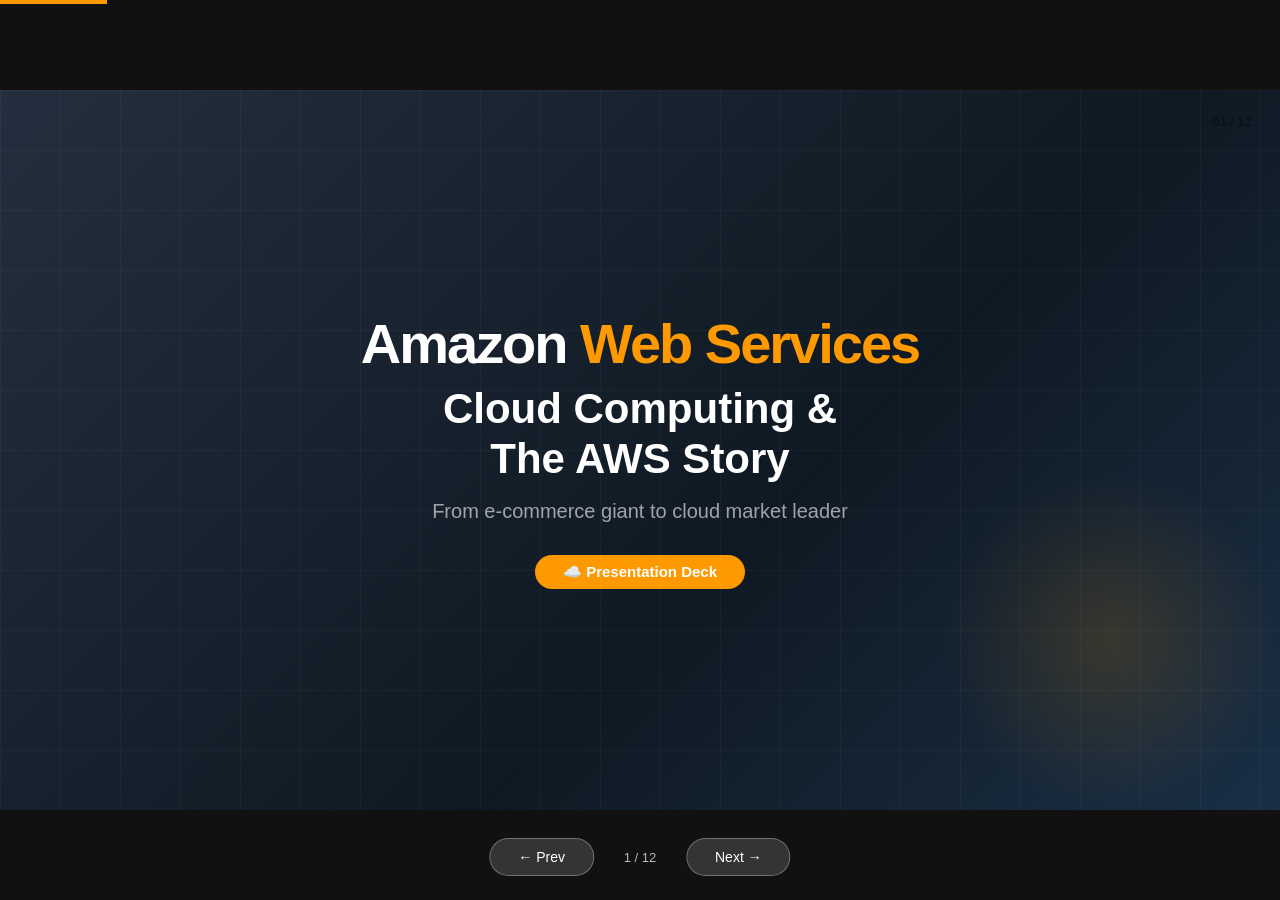
<file: aws_presentation.html>
<!DOCTYPE html>
<html lang="en">
<head>
  <meta charset="UTF-8" />
  <meta name="viewport" content="width=device-width, initial-scale=1.0" />
  <title>AWS – Cloud Computing Presentation</title>
  <style>
    /* ── Reset & Fonts ── */
    *, *::before, *::after { box-sizing: border-box; margin: 0; padding: 0; }
    @import url('https://fonts.googleapis.com/css2?family=Inter:wght@300;400;600;700;900&display=swap');

    :root {
      --aws-orange: #FF9900;
      --aws-dark:   #232F3E;
      --aws-blue:   #1A73E8;
      --aws-light:  #F8F9FA;
      --text-main:  #1a1a2e;
      --text-sub:   #555;
      --slide-w:    1280px;
      --slide-h:    720px;
    }

    html, body {
      width: 100%; height: 100%;
      font-family: 'Inter', sans-serif;
      background: #111;
      overflow: hidden;
      user-select: none;
    }

    /* ── Deck container ── */
    #deck {
      width: var(--slide-w);
      height: var(--slide-h);
      position: absolute;
      top: 50%; left: 50%;
      transform: translate(-50%, -50%);
      overflow: hidden;
    }

    /* ── Slides ── */
    .slide {
      width: 100%; height: 100%;
      position: absolute;
      top: 0; left: 0;
      display: none;
      padding: 56px 72px;
      flex-direction: column;
      justify-content: center;
      align-items: flex-start;
      animation: slideIn .4s ease forwards;
    }
    .slide.active { display: flex; }

    @keyframes slideIn {
      from { opacity: 0; transform: translateX(40px); }
      to   { opacity: 1; transform: translateX(0); }
    }

    /* ── Navigation ── */
    #nav {
      position: fixed;
      bottom: 24px; left: 50%;
      transform: translateX(-50%);
      display: flex;
      align-items: center;
      gap: 16px;
      z-index: 999;
    }
    #nav button {
      background: rgba(255,255,255,.15);
      border: 1px solid rgba(255,255,255,.3);
      color: #fff;
      padding: 10px 28px;
      border-radius: 50px;
      cursor: pointer;
      font-size: 14px;
      font-family: inherit;
      transition: background .2s;
    }
    #nav button:hover { background: rgba(255,153,0,.7); }
    #counter {
      color: #fff;
      font-size: 13px;
      opacity: .7;
      min-width: 60px;
      text-align: center;
    }

    /* ── Progress bar ── */
    #progress {
      position: fixed;
      top: 0; left: 0;
      height: 4px;
      background: var(--aws-orange);
      transition: width .4s ease;
      z-index: 999;
    }

    /* ══════════════════════════════════════════
       SLIDE THEMES
    ══════════════════════════════════════════ */

    /* TITLE SLIDE */
    .slide-title {
      background: linear-gradient(135deg, #232F3E 0%, #0f1923 60%, #1a2f45 100%);
      align-items: center;
      text-align: center;
    }
    .slide-title .logo { font-size: 56px; letter-spacing: -2px; color: #fff; font-weight: 900; margin-bottom: 8px; }
    .slide-title .logo span { color: var(--aws-orange); }
    .slide-title h1 { font-size: 42px; color: #fff; font-weight: 700; line-height: 1.2; max-width: 800px; }
    .slide-title p  { font-size: 20px; color: rgba(255,255,255,.6); margin-top: 16px; }
    .title-badge {
      margin-top: 32px;
      background: var(--aws-orange);
      color: #fff;
      padding: 8px 28px;
      border-radius: 50px;
      font-size: 15px;
      font-weight: 600;
    }
    .grid-bg {
      position: absolute;
      inset: 0;
      background-image: linear-gradient(rgba(255,255,255,.03) 1px, transparent 1px),
                        linear-gradient(90deg, rgba(255,255,255,.03) 1px, transparent 1px);
      background-size: 60px 60px;
    }

    /* DARK SLIDES */
    .slide-dark {
      background: linear-gradient(135deg, var(--aws-dark), #0f1923);
      color: #fff;
    }
    .slide-dark h2 { font-size: 38px; font-weight: 800; color: var(--aws-orange); margin-bottom: 24px; }
    .slide-dark p, .slide-dark li { font-size: 20px; color: rgba(255,255,255,.85); line-height: 1.7; }

    /* LIGHT SLIDES */
    .slide-light {
      background: #F0F4FA;
      color: var(--text-main);
    }
    .slide-light h2 { font-size: 38px; font-weight: 800; color: var(--aws-dark); margin-bottom: 24px; }
    .slide-light p, .slide-light li { font-size: 19px; color: #333; line-height: 1.7; }

    /* ORANGE ACCENT */
    .slide-orange {
      background: linear-gradient(135deg, #FF9900, #e67e00);
      color: #fff;
    }
    .slide-orange h2 { font-size: 38px; font-weight: 900; color: #fff; margin-bottom: 24px; }
    .slide-orange p  { font-size: 20px; color: rgba(255,255,255,.9); line-height: 1.7; }

    /* ── Reusable components ── */
    .tag {
      display: inline-block;
      background: var(--aws-orange);
      color: #fff;
      font-size: 12px;
      font-weight: 700;
      padding: 4px 14px;
      border-radius: 50px;
      text-transform: uppercase;
      letter-spacing: .8px;
      margin-bottom: 14px;
    }
    .tag-dark {
      background: rgba(255,255,255,.15);
    }

    ul.bullets { list-style: none; padding: 0; }
    ul.bullets li {
      padding: 10px 0 10px 36px;
      position: relative;
      border-bottom: 1px solid rgba(0,0,0,.07);
    }
    .slide-dark ul.bullets li { border-bottom-color: rgba(255,255,255,.08); }
    ul.bullets li::before {
      content: '▸';
      position: absolute; left: 0;
      color: var(--aws-orange);
      font-size: 18px;
    }

    /* stat cards */
    .stat-grid {
      display: grid;
      gap: 20px;
      width: 100%;
      margin-top: 12px;
    }
    .stat-grid-2 { grid-template-columns: 1fr 1fr; }
    .stat-grid-3 { grid-template-columns: 1fr 1fr 1fr; }
    .stat-card {
      border-radius: 16px;
      padding: 28px 30px;
      background: rgba(255,255,255,.08);
      border: 1px solid rgba(255,255,255,.12);
      backdrop-filter: blur(4px);
    }
    .stat-card.light {
      background: #fff;
      border: 1px solid #e0e7ef;
      box-shadow: 0 4px 20px rgba(0,0,0,.07);
    }
    .stat-card .val {
      font-size: 44px;
      font-weight: 900;
      color: var(--aws-orange);
      line-height: 1;
    }
    .stat-card .lbl {
      font-size: 16px;
      margin-top: 6px;
      opacity: .8;
    }
    .stat-card .sub {
      font-size: 13px;
      margin-top: 4px;
      opacity: .6;
    }

    /* two-col layout */
    .two-col {
      display: grid;
      grid-template-columns: 1fr 1fr;
      gap: 32px;
      width: 100%;
      margin-top: 8px;
    }
    .col-card {
      background: rgba(255,255,255,.08);
      border: 1px solid rgba(255,255,255,.12);
      border-radius: 16px;
      padding: 28px;
    }
    .col-card.light {
      background: #fff;
      border-color: #dde4ef;
      box-shadow: 0 4px 16px rgba(0,0,0,.06);
    }
    .col-card h3 {
      font-size: 20px;
      font-weight: 700;
      color: var(--aws-orange);
      margin-bottom: 14px;
    }

    /* donut chart (CSS only) */
    .donut-wrap {
      display: flex;
      align-items: center;
      gap: 40px;
      margin-top: 16px;
    }
    .donut {
      width: 220px; height: 220px;
      border-radius: 50%;
      background: conic-gradient(var(--aws-orange) 0% 59%, #1A73E8 59% 75%, #34A853 75% 87%, #6c757d 87% 100%);
      flex-shrink: 0;
      position: relative;
    }
    .donut::after {
      content: '';
      position: absolute;
      top: 50%; left: 50%;
      transform: translate(-50%, -50%);
      width: 110px; height: 110px;
      border-radius: 50%;
      background: linear-gradient(135deg, #232F3E, #0f1923);
    }
    .donut-legend { display: flex; flex-direction: column; gap: 12px; }
    .legend-item { display: flex; align-items: center; gap: 12px; font-size: 16px; color: rgba(255,255,255,.85); }
    .legend-dot { width: 16px; height: 16px; border-radius: 50%; flex-shrink: 0; }

    /* bar chart (CSS) */
    .bar-chart { display: flex; flex-direction: column; gap: 14px; width: 100%; margin-top: 12px; }
    .bar-row { display: flex; align-items: center; gap: 14px; }
    .bar-label { width: 180px; font-size: 15px; opacity: .8; text-align: right; flex-shrink: 0; }
    .bar-track { flex: 1; background: rgba(255,255,255,.1); border-radius: 50px; height: 32px; overflow: hidden; }
    .bar-fill { height: 100%; border-radius: 50px; display: flex; align-items: center; padding-left: 14px;
                font-size: 14px; font-weight: 700; color: #fff; }
    .bar-track.light-track { background: #e9edf5; }
    .bar-fill.light-fill { color: #fff; }

    /* service icon box */
    .service-icon {
      width: 56px; height: 56px;
      border-radius: 14px;
      background: var(--aws-orange);
      display: flex; align-items: center; justify-content: center;
      font-size: 26px;
      margin-bottom: 14px;
      flex-shrink: 0;
    }

    /* comparison table */
    .cmp-table { width: 100%; border-collapse: collapse; margin-top: 12px; font-size: 17px; }
    .cmp-table th {
      background: var(--aws-orange);
      color: #fff;
      padding: 12px 20px;
      text-align: left;
    }
    .cmp-table td { padding: 12px 20px; }
    .cmp-table tr:nth-child(even) td { background: rgba(255,255,255,.05); }
    .cmp-table.light tr:nth-child(even) td { background: #f0f4fa; }
    .cmp-table.light td { border-bottom: 1px solid #e0e7ef; color: #333; }
    .cmp-table.light th:first-child { border-radius: 10px 0 0 0; }
    .cmp-table.light th:last-child  { border-radius: 0 10px 0 0; }

    /* big number hero */
    .hero-num {
      font-size: 110px;
      font-weight: 900;
      line-height: 1;
      color: var(--aws-orange);
    }

    /* pill tags */
    .pill-row { display: flex; flex-wrap: wrap; gap: 10px; margin-top: 16px; }
    .pill {
      padding: 8px 20px;
      border-radius: 50px;
      font-size: 15px;
      font-weight: 600;
      background: rgba(255,255,255,.12);
      color: #fff;
      border: 1px solid rgba(255,255,255,.2);
    }
    .pill.accent { background: var(--aws-orange); border-color: var(--aws-orange); }

    /* icon list */
    .icon-list { display: flex; flex-direction: column; gap: 16px; width: 100%; }
    .icon-item { display: flex; align-items: flex-start; gap: 16px; }
    .icon-item .ico {
      width: 44px; height: 44px; border-radius: 12px;
      background: rgba(255,153,0,.2);
      display: flex; align-items: center; justify-content: center;
      font-size: 20px; flex-shrink: 0;
    }
    .icon-item .txt strong { font-size: 17px; display: block; color: #fff; }
    .icon-item .txt span   { font-size: 15px; opacity: .7; color: rgba(255,255,255,.75); }

    /* thankyou */
    .slide-ty {
      background: radial-gradient(ellipse at center, #1a2f45 0%, #0f1923 70%);
      align-items: center;
      text-align: center;
    }
    .slide-ty h1 { font-size: 60px; font-weight: 900; color: #fff; }
    .slide-ty h1 span { color: var(--aws-orange); }
    .slide-ty p { font-size: 20px; color: rgba(255,255,255,.6); margin-top: 16px; max-width: 600px; }

    /* decorative corner */
    .corner-deco {
      position: absolute;
      bottom: 0; right: 0;
      width: 340px; height: 340px;
      border-radius: 50%;
      background: radial-gradient(circle, rgba(255,153,0,.15) 0%, transparent 70%);
      pointer-events: none;
    }

    /* slide number badge */
    .slide-num {
      position: absolute;
      top: 24px; right: 28px;
      font-size: 13px;
      opacity: .35;
      color: inherit;
      font-weight: 600;
    }
  </style>
</head>
<body>

<div id="progress"></div>

<div id="deck">

  <!-- ═══════ SLIDE 1 – TITLE ═══════ -->
  <div class="slide slide-title active" data-index="1">
    <div class="grid-bg"></div>
    <div class="logo">Amazon <span>Web Services</span></div>
    <h1>Cloud Computing &<br>The AWS Story</h1>
    <p>From e-commerce giant to cloud market leader</p>
    <div class="title-badge">☁️ Presentation Deck</div>
    <div class="corner-deco"></div>
    <span class="slide-num">01 / 12</span>
  </div>

  <!-- ═══════ SLIDE 2 – AMAZON REVENUE MODEL ═══════ -->
  <div class="slide slide-dark" data-index="2">
    <span class="tag tag-dark">Revenue Model</span>
    <h2>How Amazon Makes Money</h2>
    <div class="two-col">
      <div class="col-card">
        <h3>📦 E-Commerce</h3>
        <ul class="bullets">
          <li>Online retail (1st party sales)</li>
          <li>Third-party marketplace seller fees</li>
          <li>Subscription (Amazon Prime)</li>
          <li>Advertising services</li>
        </ul>
      </div>
      <div class="col-card">
        <h3>☁️ AWS Cloud</h3>
        <ul class="bullets">
          <li>Pay-as-you-go compute &amp; storage</li>
          <li>Managed services (databases, AI/ML)</li>
          <li>Enterprise long-term contracts</li>
          <li>Developer tools &amp; support plans</li>
        </ul>
      </div>
    </div>
    <div class="corner-deco"></div>
    <span class="slide-num">02 / 12</span>
  </div>

  <!-- ═══════ SLIDE 3 – AWS EARNS MORE ═══════ -->
  <div class="slide slide-dark" data-index="3">
    <span class="tag">The Numbers Don't Lie</span>
    <h2>AWS Drives Amazon's Profit</h2>
    <div style="display:flex;gap:48px;align-items:center;width:100%;margin-top:8px">
      <div style="flex:1">
        <div class="bar-chart">
          <div class="bar-row">
            <div class="bar-label" style="color:rgba(255,255,255,.7)">Total Revenue</div>
            <div class="bar-track">
              <div class="bar-fill" style="width:100%;background:linear-gradient(90deg,#1A73E8,#0a4ebd)">$200.6B</div>
            </div>
          </div>
          <div class="bar-row">
            <div class="bar-label" style="color:rgba(255,255,255,.7)">AWS Revenue</div>
            <div class="bar-track">
              <div class="bar-fill" style="width:63%;background:linear-gradient(90deg,#FF9900,#e67e00)">$42.2B</div>
            </div>
          </div>
          <div class="bar-row">
            <div class="bar-label" style="color:rgba(255,255,255,.7)">AWS Op. Income</div>
            <div class="bar-track">
              <div class="bar-fill" style="width:41%;background:linear-gradient(90deg,#34A853,#27854a)">$16.6B</div>
            </div>
          </div>
          <div class="bar-row">
            <div class="bar-label" style="color:rgba(255,255,255,.7)">Total Op. Income</div>
            <div class="bar-track">
              <div class="bar-fill" style="width:45%;background:linear-gradient(90deg,#6c757d,#495057)">$27.5B</div>
            </div>
          </div>
        </div>
        <p style="margin-top:20px;font-size:14px;opacity:.5">Amazon Q2 2026 Earnings · AWS = ~60% of operating profit</p>
      </div>
      <div style="flex:0 0 260px">
        <div class="stat-card" style="margin-bottom:16px">
          <div class="val">37%</div>
          <div class="lbl">AWS YoY Revenue Growth</div>
          <div class="sub">Fastest in 18 quarters</div>
        </div>
        <div class="stat-card">
          <div class="val">28%</div>
          <div class="lbl">Global Cloud Market Share</div>
          <div class="sub">Synergy Research, Q1 2026</div>
        </div>
      </div>
    </div>
    <div class="corner-deco"></div>
    <span class="slide-num">03 / 12</span>
  </div>

  <!-- ═══════ SLIDE 4 – WHAT IS CLOUD COMPUTING ═══════ -->
  <div class="slide slide-light" data-index="4">
    <span class="tag">Cloud 101</span>
    <h2>What is Cloud Computing?</h2>
    <div class="two-col">
      <div>
        <p style="margin-bottom:20px">Cloud computing is the <strong>on-demand delivery of IT resources</strong> — compute power, storage, databases, and applications — over the internet, with pay-as-you-go pricing.</p>
        <ul class="bullets">
          <li>No need to own physical hardware</li>
          <li>Access resources from anywhere</li>
          <li>Scale up or down instantly</li>
          <li>Pay only for what you use</li>
        </ul>
        <div class="pill-row" style="margin-top:20px">
          <div class="pill" style="background:#e7f3ff;color:#1A73E8;border-color:#b3d4f7">IaaS</div>
          <div class="pill" style="background:#fff4e7;color:#e67e00;border-color:#ffd49a">PaaS</div>
          <div class="pill" style="background:#e9fbe9;color:#27854a;border-color:#a8e0b0">SaaS</div>
        </div>
      </div>
      <div class="col-card light">
        <h3 style="color:var(--aws-dark)">☁️ Service Models</h3>
        <ul class="bullets">
          <li><strong>IaaS</strong> – Virtual machines, storage, networking</li>
          <li><strong>PaaS</strong> – Deploy apps without managing OS</li>
          <li><strong>SaaS</strong> – Ready-to-use software (Gmail, Slack)</li>
        </ul>
        <p style="margin-top:16px;font-size:15px;opacity:.7">AWS spans all three layers, giving you maximum flexibility.</p>
      </div>
    </div>
    <span class="slide-num">04 / 12</span>
  </div>

  <!-- ═══════ SLIDE 5 – NEED FOR CLOUD ═══════ -->
  <div class="slide slide-dark" data-index="5">
    <span class="tag tag-dark">Why Cloud?</span>
    <h2>The Need for Cloud Computing</h2>
    <div class="stat-grid stat-grid-3">
      <div class="stat-card">
        <div style="font-size:36px;margin-bottom:8px">💸</div>
        <h3 style="color:var(--aws-orange);font-size:18px;margin-bottom:8px">Cost Efficiency</h3>
        <p style="font-size:15px;opacity:.8">Replace large upfront CapEx with predictable OpEx. No idle hardware costs.</p>
      </div>
      <div class="stat-card">
        <div style="font-size:36px;margin-bottom:8px">⚡</div>
        <h3 style="color:var(--aws-orange);font-size:18px;margin-bottom:8px">Speed & Agility</h3>
        <p style="font-size:15px;opacity:.8">Spin up servers in minutes. Deploy globally in seconds. Iterate faster.</p>
      </div>
      <div class="stat-card">
        <div style="font-size:36px;margin-bottom:8px">📈</div>
        <h3 style="color:var(--aws-orange);font-size:18px;margin-bottom:8px">Elastic Scaling</h3>
        <p style="font-size:15px;opacity:.8">Handle traffic spikes automatically. Scale down during off-peak hours.</p>
      </div>
      <div class="stat-card">
        <div style="font-size:36px;margin-bottom:8px">🔒</div>
        <h3 style="color:var(--aws-orange);font-size:18px;margin-bottom:8px">Security</h3>
        <p style="font-size:15px;opacity:.8">Enterprise-grade security, compliance certifications, and encryption built in.</p>
      </div>
      <div class="stat-card">
        <div style="font-size:36px;margin-bottom:8px">🌍</div>
        <h3 style="color:var(--aws-orange);font-size:18px;margin-bottom:8px">Global Reach</h3>
        <p style="font-size:15px;opacity:.8">Deploy close to users worldwide. Reduce latency with geo-distributed infra.</p>
      </div>
      <div class="stat-card">
        <div style="font-size:36px;margin-bottom:8px">🛠️</div>
        <h3 style="color:var(--aws-orange);font-size:18px;margin-bottom:8px">Innovation</h3>
        <p style="font-size:15px;opacity:.8">Access to AI/ML, IoT, analytics tools on demand — no PhD required.</p>
      </div>
    </div>
    <span class="slide-num">05 / 12</span>
  </div>

  <!-- ═══════ SLIDE 6 – WHAT IS AWS ═══════ -->
  <div class="slide slide-orange" data-index="6">
    <span class="tag" style="background:rgba(255,255,255,.3)">About AWS</span>
    <h2>What is Amazon Web Services?</h2>
    <div style="display:flex;gap:40px;align-items:flex-start;width:100%">
      <div style="flex:1">
        <p style="margin-bottom:20px">Amazon Web Services (AWS) is the world's most comprehensive and broadly adopted cloud platform, offering <strong>200+ fully featured services</strong> from data centers globally.</p>
        <ul class="bullets" style="color:#fff">
          <li>Launched in 2006 with S3 &amp; EC2</li>
          <li>33 geographic regions, 105+ availability zones</li>
          <li>Trusted by millions — from startups to Fortune 500</li>
          <li>Includes Netflix, NASA, Airbnb, BMW, Samsung</li>
        </ul>
      </div>
      <div style="flex:0 0 280px;display:flex;flex-direction:column;gap:14px">
        <div style="background:rgba(255,255,255,.2);border-radius:16px;padding:22px">
          <div style="font-size:36px;font-weight:900">2006</div>
          <div style="font-size:15px;margin-top:4px">Year AWS Launched</div>
        </div>
        <div style="background:rgba(255,255,255,.2);border-radius:16px;padding:22px">
          <div style="font-size:36px;font-weight:900">200+</div>
          <div style="font-size:15px;margin-top:4px">Cloud Services</div>
        </div>
        <div style="background:rgba(255,255,255,.2);border-radius:16px;padding:22px">
          <div style="font-size:36px;font-weight:900">#1</div>
          <div style="font-size:15px;margin-top:4px">Global Cloud Provider</div>
        </div>
      </div>
    </div>
    <span class="slide-num">06 / 12</span>
  </div>

  <!-- ═══════ SLIDE 7 – EC2 INTRO ═══════ -->
  <div class="slide slide-dark" data-index="7">
    <span class="tag tag-dark">AWS EC2</span>
    <h2>Amazon EC2 – Virtual Machines in the Cloud</h2>
    <div class="two-col">
      <div>
        <p style="margin-bottom:16px"><strong style="color:var(--aws-orange)">Elastic Compute Cloud (EC2)</strong> provides resizable virtual machines (instances) in the cloud — like having a powerful server you rent by the hour.</p>
        <ul class="bullets">
          <li>Launch any OS: Linux, Windows, macOS</li>
          <li>Choose from 400+ instance types</li>
          <li>Pay per second (on-demand) or reserve for savings</li>
          <li>Attach storage, configure networking, set security rules</li>
        </ul>
      </div>
      <div class="col-card">
        <h3>Instance Families</h3>
        <ul class="bullets">
          <li><strong>General Purpose</strong> – t3, m6i (web apps)</li>
          <li><strong>Compute Optimized</strong> – c6i (batch, HPC)</li>
          <li><strong>Memory Optimized</strong> – r6i (databases)</li>
          <li><strong>GPU Instances</strong> – p4, g5 (AI/ML)</li>
          <li><strong>Storage Optimized</strong> – i4i (big data)</li>
        </ul>
      </div>
    </div>
    <span class="slide-num">07 / 12</span>
  </div>

  <!-- ═══════ SLIDE 8 – ON-PREM vs CLOUD ═══════ -->
  <div class="slide slide-light" data-index="8">
    <span class="tag">EC2 Deep Dive</span>
    <h2>On-Premises vs Cloud (EC2)</h2>
    <table class="cmp-table light">
      <thead>
        <tr>
          <th>Aspect</th>
          <th>🏢 On-Premises</th>
          <th>☁️ AWS EC2</th>
        </tr>
      </thead>
      <tbody>
        <tr>
          <td><strong>Setup Time</strong></td>
          <td>Weeks to months</td>
          <td>Minutes</td>
        </tr>
        <tr>
          <td><strong>Upfront Cost</strong></td>
          <td>Very high (hardware purchase)</td>
          <td>Zero</td>
        </tr>
        <tr>
          <td><strong>Scaling</strong></td>
          <td>Manual, slow, expensive</td>
          <td>Auto-scaling, instant</td>
        </tr>
        <tr>
          <td><strong>Maintenance</strong></td>
          <td>Your team's responsibility</td>
          <td>AWS managed</td>
        </tr>
        <tr>
          <td><strong>Availability</strong></td>
          <td>Limited by hardware</td>
          <td>99.99% SLA</td>
        </tr>
        <tr>
          <td><strong>Pricing Model</strong></td>
          <td>Fixed CapEx</td>
          <td>Pay-as-you-go OpEx</td>
        </tr>
      </tbody>
    </table>
    <span class="slide-num">08 / 12</span>
  </div>

  <!-- ═══════ SLIDE 9 – SCALING ═══════ -->
  <div class="slide slide-dark" data-index="9">
    <span class="tag tag-dark">Auto Scaling</span>
    <h2>Scaling with EC2</h2>
    <div class="two-col" style="align-items:start">
      <div>
        <div class="icon-list">
          <div class="icon-item">
            <div class="ico">↕️</div>
            <div class="txt">
              <strong>Vertical Scaling</strong>
              <span>Upgrade instance size (t3.micro → m6i.xlarge). More CPU &amp; RAM for demanding workloads.</span>
            </div>
          </div>
          <div class="icon-item">
            <div class="ico">↔️</div>
            <div class="txt">
              <strong>Horizontal Scaling</strong>
              <span>Add more instances behind a Load Balancer. The AWS-preferred, highly available approach.</span>
            </div>
          </div>
          <div class="icon-item">
            <div class="ico">🤖</div>
            <div class="txt">
              <strong>Auto Scaling Groups (ASG)</strong>
              <span>Automatically launch/terminate instances based on CPU, request count, or custom metrics.</span>
            </div>
          </div>
        </div>
      </div>
      <div class="col-card">
        <h3>Scaling in Action</h3>
        <p style="font-size:15px;margin-bottom:16px;opacity:.8">Imagine a flash sale on Amazon itself:</p>
        <ul class="bullets" style="font-size:16px">
          <li>Demand spikes 10× in minutes</li>
          <li>ASG detects high CPU → launches new EC2s</li>
          <li>Elastic Load Balancer distributes traffic</li>
          <li>After sale: ASG terminates extra instances</li>
          <li>You only paid for the hours used ✅</li>
        </ul>
      </div>
    </div>
    <span class="slide-num">09 / 12</span>
  </div>

  <!-- ═══════ SLIDE 10 – S3 ═══════ -->
  <div class="slide slide-dark" data-index="10">
    <span class="tag tag-dark">AWS S3</span>
    <h2>Amazon S3 – Object Storage for the Internet</h2>
    <div style="display:flex;gap:40px;align-items:flex-start;width:100%;margin-top:4px">
      <div style="flex:1">
        <p style="margin-bottom:16px"><strong style="color:var(--aws-orange)">Simple Storage Service (S3)</strong> is AWS's flagship object storage. It was the first AWS service, launched in 2006.</p>
        <ul class="bullets">
          <li>Store any file: images, videos, backups, logs, datasets</li>
          <li>Virtually unlimited storage capacity</li>
          <li>11 nines durability (99.999999999%)</li>
          <li>Fine-grained access control with IAM &amp; bucket policies</li>
          <li>Hosts static websites, data lakes, ML datasets</li>
        </ul>
        <div class="pill-row">
          <div class="pill">Static Website Hosting</div>
          <div class="pill">Data Lake</div>
          <div class="pill">Backup &amp; Archive</div>
          <div class="pill">CDN Origin</div>
        </div>
      </div>
      <div style="flex:0 0 300px;display:flex;flex-direction:column;gap:14px">
        <div class="stat-card">
          <div class="val">S3</div>
          <div class="lbl">First AWS service (2006)</div>
        </div>
        <div class="stat-card">
          <div class="val">11×9s</div>
          <div class="lbl">Durability guarantee</div>
        </div>
        <div class="stat-card">
          <div class="val">∞</div>
          <div class="lbl">Storage capacity (virtually)</div>
        </div>
      </div>
    </div>
    <span class="slide-num">10 / 12</span>
  </div>

  <!-- ═══════ SLIDE 11 – COMMUNITIES ═══════ -->
  <div class="slide slide-light" data-index="11">
    <span class="tag">Learn &amp; Grow</span>
    <h2>AWS Community &amp; Learning Resources</h2>
    <div class="stat-grid stat-grid-3" style="margin-top:16px">
      <div class="stat-card light" style="padding:24px">
        <div style="font-size:40px;margin-bottom:10px">🏗️</div>
        <h3 style="color:var(--aws-dark);font-size:18px;margin-bottom:8px">AWS Builders</h3>
        <p style="font-size:15px;color:#555">Global community for developers &amp; architects. Share projects, attend local events, collaborate on open-source.</p>
      </div>
      <div class="stat-card light" style="padding:24px">
        <div style="font-size:40px;margin-bottom:10px">🎓</div>
        <h3 style="color:var(--aws-dark);font-size:18px;margin-bottom:8px">AWS Skill Builder</h3>
        <p style="font-size:15px;color:#555">500+ free courses. Learn at your own pace. Prepare for AWS certifications (Cloud Practitioner → Solutions Architect).</p>
      </div>
      <div class="stat-card light" style="padding:24px">
        <div style="font-size:40px;margin-bottom:10px">🏆</div>
        <h3 style="color:var(--aws-dark);font-size:18px;margin-bottom:8px">AWS Hero Program</h3>
        <p style="font-size:15px;color:#555">Recognize community experts who teach, blog, and speak about AWS. Apply to become an AWS Community Hero.</p>
      </div>
      <div class="stat-card light" style="padding:24px">
        <div style="font-size:40px;margin-bottom:10px">🌐</div>
        <h3 style="color:var(--aws-dark);font-size:18px;margin-bottom:8px">re:Post</h3>
        <p style="font-size:15px;color:#555">AWS's Q&amp;A community. Ask questions, get answers from AWS experts and community contributors.</p>
      </div>
      <div class="stat-card light" style="padding:24px">
        <div style="font-size:40px;margin-bottom:10px">🎪</div>
        <h3 style="color:var(--aws-dark);font-size:18px;margin-bottom:8px">AWS re:Invent</h3>
        <p style="font-size:15px;color:#555">Annual flagship conference in Las Vegas. 60,000+ attendees, 2,500+ sessions, and major new service launches.</p>
      </div>
      <div class="stat-card light" style="padding:24px">
        <div style="font-size:40px;margin-bottom:10px">📜</div>
        <h3 style="color:var(--aws-dark);font-size:18px;margin-bottom:8px">AWS Certifications</h3>
        <p style="font-size:15px;color:#555">12 industry-recognized certifications from Foundational to Professional and Specialty tracks.</p>
      </div>
    </div>
    <span class="slide-num">11 / 12</span>
  </div>

  <!-- ═══════ SLIDE 12 – THANK YOU ═══════ -->
  <div class="slide slide-ty" data-index="12">
    <div class="grid-bg"></div>
    <div style="font-size:72px;margin-bottom:16px">☁️</div>
    <h1>Thank <span>You</span></h1>
    <p>The cloud is no longer the future — it's the present. AWS is how the world builds.</p>
    <div style="margin-top:36px;display:flex;gap:16px;flex-wrap:wrap;justify-content:center">
      <div class="title-badge" style="background:rgba(255,255,255,.12);color:#fff;border:1px solid rgba(255,255,255,.2)">aws.amazon.com</div>
      <div class="title-badge">aws.amazon.com/training</div>
      <div class="title-badge" style="background:rgba(255,255,255,.12);color:#fff;border:1px solid rgba(255,255,255,.2)">aws.amazon.com/community</div>
    </div>
    <div class="corner-deco"></div>
    <span class="slide-num">12 / 12</span>
  </div>

</div><!-- /deck -->

<!-- Navigation -->
<div id="nav">
  <button id="btn-prev">← Prev</button>
  <span id="counter">1 / 12</span>
  <button id="btn-next">Next →</button>
</div>

<script>
  const slides = document.querySelectorAll('.slide');
  const total  = slides.length;
  const counter = document.getElementById('counter');
  const progress = document.getElementById('progress');
  let current = 0;

  function goto(idx) {
    slides[current].classList.remove('active');
    current = (idx + total) % total;
    slides[current].classList.add('active');
    counter.textContent = `${current + 1} / ${total}`;
    progress.style.width = `${((current + 1) / total) * 100}%`;
  }

  document.getElementById('btn-next').addEventListener('click', () => goto(current + 1));
  document.getElementById('btn-prev').addEventListener('click', () => goto(current - 1));

  document.addEventListener('keydown', e => {
    if (e.key === 'ArrowRight' || e.key === 'ArrowDown' || e.key === ' ') {
      e.preventDefault(); goto(current + 1);
    } else if (e.key === 'ArrowLeft' || e.key === 'ArrowUp') {
      e.preventDefault(); goto(current - 1);
    }
  });

  // Touch/swipe support
  let touchX = 0;
  document.addEventListener('touchstart', e => { touchX = e.touches[0].clientX; });
  document.addEventListener('touchend', e => {
    const diff = touchX - e.changedTouches[0].clientX;
    if (Math.abs(diff) > 50) diff > 0 ? goto(current + 1) : goto(current - 1);
  });

  // Init progress bar
  progress.style.width = `${(1 / total) * 100}%`;
</script>

</body>
</html>
</file>
<file: style.css>
/* ============================================================
   AWS Cloud Computing Presentation — Style Sheet
   Dark navy / charcoal theme with AWS-inspired orange accents
   ============================================================ */

/* ── Reset & Base ─────────────────────────────────────────── */
*, *::before, *::after { box-sizing: border-box; margin: 0; padding: 0; }

:root {
  --bg-deep:       #0d1117;
  --bg-slide:      #0f1923;
  --bg-card:       #152232;
  --bg-card2:      #1a2a3a;
  --accent:        #ff9900;
  --accent-dark:   #cc7a00;
  --accent-light:  #ffb84d;
  --blue:          #1a9dff;
  --blue-light:    #4db8ff;
  --green:         #2ecc71;
  --red:           #e74c3c;
  --purple:        #9b59b6;
  --text-primary:  #e8edf2;
  --text-secondary:#a0b0c0;
  --text-muted:    #607080;
  --border:        #1e3045;
  --border-bright: #2a4060;
  --shadow:        0 8px 32px rgba(0,0,0,.5);
  --radius:        12px;
  --radius-sm:     8px;
  --font-main:     'Segoe UI', system-ui, -apple-system, sans-serif;
  --font-mono:     'Courier New', Courier, monospace;
  --slide-w:       1280px;
  --slide-h:       720px;
}

html, body {
  height: 100%;
  width: 100%;
  background: var(--bg-deep);
  color: var(--text-primary);
  font-family: var(--font-main);
  overflow: hidden;
  -webkit-font-smoothing: antialiased;
}

/* ── Presentation Wrapper ─────────────────────────────────── */
#presentation-wrapper {
  display: flex;
  flex-direction: column;
  width: 100vw;
  height: 100vh;
  overflow: hidden;
}

/* ── Progress Bar ─────────────────────────────────────────── */
#progress-bar-track {
  width: 100%;
  height: 3px;
  background: #1a2a3a;
  flex-shrink: 0;
  z-index: 100;
}
#progress-bar-fill {
  height: 100%;
  background: linear-gradient(90deg, var(--accent), var(--blue));
  transition: width .4s ease;
  width: 0%;
}

/* ── Top Navigation Bar ───────────────────────────────────── */
#top-bar {
  display: flex;
  align-items: center;
  justify-content: space-between;
  padding: 0 20px;
  height: 44px;
  background: rgba(15,25,35,.95);
  backdrop-filter: blur(8px);
  border-bottom: 1px solid var(--border);
  flex-shrink: 0;
  z-index: 90;
  gap: 12px;
}
#section-indicator {
  font-size: .75rem;
  font-weight: 600;
  color: var(--accent);
  letter-spacing: .08em;
  text-transform: uppercase;
  white-space: nowrap;
  overflow: hidden;
  text-overflow: ellipsis;
  max-width: 280px;
}
#slide-counter {
  font-size: .85rem;
  font-weight: 700;
  color: var(--text-secondary);
  font-variant-numeric: tabular-nums;
  white-space: nowrap;
}
.top-bar-controls {
  display: flex;
  gap: 6px;
  align-items: center;
}
.ctrl-btn {
  background: none;
  border: 1px solid var(--border-bright);
  color: var(--text-secondary);
  border-radius: var(--radius-sm);
  padding: 4px 10px;
  font-size: .73rem;
  cursor: pointer;
  transition: all .18s;
  white-space: nowrap;
  font-family: var(--font-main);
}
.ctrl-btn:hover { background: var(--bg-card2); color: var(--accent); border-color: var(--accent); }
.ctrl-btn:focus-visible { outline: 2px solid var(--accent); outline-offset: 2px; }
.ctrl-btn.active { background: var(--accent); color: #000; border-color: var(--accent); }

/* ── Slide Stage ──────────────────────────────────────────── */
#slide-stage {
  flex: 1;
  display: flex;
  align-items: center;
  justify-content: center;
  overflow: hidden;
  position: relative;
  padding: 8px;
}

/* ── Slide Container (aspect-ratio preserved) ─────────────── */
#slide-container {
  position: relative;
  width: var(--slide-w);
  max-width: 100%;
  background: var(--bg-slide);
  border-radius: 16px;
  overflow: hidden;
  box-shadow: var(--shadow), 0 0 0 1px var(--border);
}
#slide-container::after {
  content: '';
  display: block;
  padding-bottom: 56.25%; /* 16:9 */
}
#slide-container > .slide-inner {
  position: absolute;
  inset: 0;
}

/* ── Individual Slides ────────────────────────────────────── */
.slide {
  position: absolute;
  inset: 0;
  display: none;
  flex-direction: column;
  padding: 44px 56px;
  overflow: hidden;
}
.slide.active { display: flex; }
.slide.enter { animation: slideEnter .32s cubic-bezier(.4,0,.2,1) forwards; }
.slide.exit   { animation: slideExit  .28s cubic-bezier(.4,0,.2,1) forwards; }

@keyframes slideEnter { from { opacity:0; transform: translateX(40px); } to { opacity:1; transform: none; } }
@keyframes slideExit  { from { opacity:1; transform: none; } to { opacity:0; transform: translateX(-40px); } }

@media (prefers-reduced-motion: reduce) {
  .slide.enter, .slide.exit { animation: none; }
  * { transition-duration: 0ms !important; }
}

/* ── Section title / badge ────────────────────────────────── */
.section-badge {
  display: inline-flex;
  align-items: center;
  gap: 6px;
  background: rgba(255,153,0,.12);
  border: 1px solid rgba(255,153,0,.3);
  color: var(--accent);
  font-size: .7rem;
  font-weight: 700;
  letter-spacing: .1em;
  text-transform: uppercase;
  padding: 4px 12px;
  border-radius: 999px;
  margin-bottom: 12px;
  align-self: flex-start;
}

/* ── Slide headings ───────────────────────────────────────── */
.slide-title {
  font-size: clamp(1.6rem, 3.5vw, 2.6rem);
  font-weight: 800;
  line-height: 1.15;
  color: #fff;
  margin-bottom: .4em;
}
.slide-title .accent { color: var(--accent); }
.slide-title .blue   { color: var(--blue); }

.slide-subtitle {
  font-size: clamp(.9rem, 1.8vw, 1.2rem);
  color: var(--text-secondary);
  font-weight: 400;
  margin-bottom: 1.2em;
  line-height: 1.5;
}

.slide-body {
  flex: 1;
  display: flex;
  flex-direction: column;
  justify-content: center;
}

/* ── Two-column layout ────────────────────────────────────── */
.two-col {
  display: grid;
  grid-template-columns: 1fr 1fr;
  gap: 24px;
  flex: 1;
  align-items: center;
}
.two-col-3-2 { grid-template-columns: 3fr 2fr; }
.two-col-2-3 { grid-template-columns: 2fr 3fr; }

/* ── Cards ────────────────────────────────────────────────── */
.card {
  background: var(--bg-card);
  border: 1px solid var(--border);
  border-radius: var(--radius);
  padding: 20px 22px;
}
.card.accent-border { border-color: var(--accent); }
.card.blue-border   { border-color: var(--blue); }
.card.green-border  { border-color: var(--green); }

.card-title {
  font-size: .85rem;
  font-weight: 700;
  letter-spacing: .06em;
  text-transform: uppercase;
  color: var(--accent);
  margin-bottom: 10px;
}
.card-title.blue   { color: var(--blue); }
.card-title.green  { color: var(--green); }
.card-title.purple { color: var(--purple); }

/* ── Lists ────────────────────────────────────────────────── */
.bullet-list { list-style: none; display: flex; flex-direction: column; gap: 8px; }
.bullet-list li {
  display: flex;
  align-items: flex-start;
  gap: 10px;
  font-size: clamp(.8rem, 1.5vw, .95rem);
  line-height: 1.5;
  color: var(--text-primary);
}
.bullet-list li::before {
  content: '▸';
  color: var(--accent);
  flex-shrink: 0;
  margin-top: .1em;
}
.bullet-list.blue li::before  { color: var(--blue); }
.bullet-list.green li::before { color: var(--green); }

/* ── Source note ──────────────────────────────────────────── */
.source-note {
  font-size: .62rem;
  color: var(--text-muted);
  margin-top: 8px;
  line-height: 1.4;
}
.source-note a { color: var(--blue-light); text-decoration: underline; }

/* ── Slide 1: Title slide ─────────────────────────────────── */
#slide-1 {
  background: radial-gradient(ellipse 120% 80% at 70% 50%, #0f2a42 0%, var(--bg-slide) 70%);
  justify-content: center;
}
.title-slide-layout {
  display: flex;
  align-items: center;
  gap: 40px;
  flex: 1;
}
.title-text-block { flex: 1; }
.title-main {
  font-size: clamp(2rem, 5vw, 3.2rem);
  font-weight: 900;
  line-height: 1.1;
  color: #fff;
  margin-bottom: .2em;
}
.title-main span { color: var(--accent); }
.title-sub {
  font-size: clamp(.85rem, 1.8vw, 1.1rem);
  color: var(--text-secondary);
  margin-bottom: 28px;
  line-height: 1.5;
}
.presenter-names {
  display: flex;
  flex-wrap: wrap;
  gap: 6px;
  margin-bottom: 12px;
}
.presenter-chip {
  background: rgba(255,153,0,.1);
  border: 1px solid rgba(255,153,0,.25);
  color: var(--accent-light);
  font-size: .72rem;
  padding: 4px 12px;
  border-radius: 999px;
  font-weight: 600;
}
.college-tag {
  font-size: .8rem;
  color: var(--text-muted);
  margin-top: 8px;
}
.title-visual {
  flex: 0 0 auto;
  width: 340px;
  height: 240px;
  position: relative;
}

/* Data-center SVG illustration helper */
.aws-cloud-icon {
  width: 100%;
  height: 100%;
}

/* ── Slide 2: Amazon quiz ─────────────────────────────────── */
.quiz-grid {
  display: grid;
  grid-template-columns: 1fr 1fr;
  gap: 16px;
  margin-top: 8px;
}
.quiz-card {
  background: var(--bg-card);
  border: 2px solid var(--border);
  border-radius: var(--radius);
  padding: 22px 20px;
  cursor: pointer;
  transition: all .22s;
  text-align: center;
  display: flex;
  flex-direction: column;
  align-items: center;
  gap: 8px;
  opacity: 0;
  transform: translateY(18px);
}
.quiz-card.revealed { opacity: 1; transform: none; transition: opacity .4s, transform .4s, border-color .22s, background .22s; }
.quiz-card:hover { border-color: var(--accent); background: rgba(255,153,0,.07); }
.quiz-card .quiz-icon { font-size: 2rem; }
.quiz-card .quiz-label { font-size: .9rem; font-weight: 600; color: var(--text-primary); }
.quiz-card .quiz-sub   { font-size: .72rem; color: var(--text-secondary); }
.quiz-card.highlight { border-color: var(--accent); background: rgba(255,153,0,.12); }

/* ── Slide 3: Revenue chart ───────────────────────────────── */
.chart-container { flex: 1; display: flex; flex-direction: column; justify-content: center; }
.bar-chart-row {
  display: flex;
  align-items: center;
  gap: 12px;
  margin: 5px 0;
  font-size: .8rem;
}
.bar-label { width: 140px; color: var(--text-secondary); text-align: right; flex-shrink: 0; font-size: .77rem; }
.bar-track { flex: 1; background: rgba(255,255,255,.06); border-radius: 6px; height: 28px; overflow: hidden; position: relative; }
.bar-fill {
  height: 100%;
  border-radius: 6px;
  display: flex;
  align-items: center;
  padding-left: 10px;
  font-size: .73rem;
  font-weight: 700;
  color: #fff;
  transition: width 1.2s cubic-bezier(.4,0,.2,1);
  width: 0;
}
.bar-fill.orange { background: linear-gradient(90deg, #ff9900, #ffb84d); }
.bar-fill.blue   { background: linear-gradient(90deg, #1a9dff, #4db8ff); }
.bar-fill.green  { background: linear-gradient(90deg, #2ecc71, #55d98d); }
.bar-fill.purple { background: linear-gradient(90deg, #9b59b6, #b07cc6); }
.bar-fill.gray   { background: linear-gradient(90deg, #4a6070, #607080); }

/* ── Slide 5-6: Animation area ────────────────────────────── */
.analogy-stage {
  flex: 1;
  display: flex;
  align-items: center;
  justify-content: center;
  gap: 32px;
  position: relative;
}
.device-box {
  background: var(--bg-card);
  border: 2px solid var(--border);
  border-radius: var(--radius);
  padding: 20px 24px;
  text-align: center;
  min-width: 120px;
}
.device-icon { font-size: 2.4rem; margin-bottom: 6px; }
.device-label { font-size: .78rem; font-weight: 600; color: var(--text-secondary); }
.device-sub   { font-size: .68rem; color: var(--text-muted); margin-top: 4px; }

.transfer-arrow {
  display: flex;
  flex-direction: column;
  align-items: center;
  gap: 4px;
  color: var(--accent);
  font-size: .72rem;
  font-weight: 600;
  position: relative;
}
.arrow-line {
  width: 80px;
  height: 3px;
  background: linear-gradient(90deg, var(--accent), var(--blue));
  border-radius: 2px;
  position: relative;
  overflow: hidden;
}
.arrow-line::after {
  content: '';
  position: absolute;
  top: 0; left: -100%;
  width: 100%; height: 100%;
  background: linear-gradient(90deg, transparent, #fff, transparent);
  animation: shimmer 1.6s infinite;
}
.packet {
  position: absolute;
  top: -6px;
  left: -8px;
  width: 14px; height: 14px;
  background: var(--accent);
  border-radius: 3px;
  animation: packetMove 1.6s infinite ease-in-out;
  display: flex; align-items: center; justify-content: center;
  font-size: .5rem;
}
@keyframes packetMove { 0%{left:-8px;opacity:1} 80%{left:calc(100% - 6px);opacity:1} 100%{left:calc(100% - 6px);opacity:0} }
@keyframes shimmer { to { left: 200%; } }

/* ── VM Architecture Diagram ──────────────────────────────── */
.vm-diagram { flex: 1; display: flex; flex-direction: column; gap: 8px; align-items: center; justify-content: center; }
.vm-layer {
  width: 90%;
  border-radius: var(--radius-sm);
  padding: 10px 18px;
  text-align: center;
  cursor: pointer;
  transition: all .25s;
  position: relative;
  border: 2px solid transparent;
  opacity: 0;
  transform: translateY(12px);
}
.vm-layer.visible { opacity: 1; transform: none; }
.vm-layer.hw      { background: #1c1438; border-color: var(--purple); }
.vm-layer.hyper   { background: #0f2030; border-color: var(--blue); }
.vm-layer.vms     { background: #122010; border-color: var(--green); }
.vm-layer:hover   { filter: brightness(1.15); }
.vm-layer-title   { font-size: .82rem; font-weight: 700; margin-bottom: 2px; }
.vm-layer.hw    .vm-layer-title { color: var(--purple); }
.vm-layer.hyper .vm-layer-title { color: var(--blue); }
.vm-layer.vms   .vm-layer-title { color: var(--green); }
.vm-layer-sub   { font-size: .68rem; color: var(--text-secondary); }
.vm-row { display: flex; gap: 8px; width: 90%; justify-content: center; }
.vm-box {
  flex: 1;
  background: rgba(46,204,113,.07);
  border: 1px solid var(--green);
  border-radius: var(--radius-sm);
  padding: 8px 10px;
  text-align: center;
  font-size: .7rem;
  opacity: 0;
  transform: scale(.9);
  transition: all .35s;
}
.vm-box.visible { opacity: 1; transform: none; }
.vm-box-title { font-weight: 700; color: var(--green); font-size: .72rem; margin-bottom: 3px; }
.vm-box-detail { color: var(--text-secondary); font-size: .65rem; line-height: 1.4; }

/* ── Scaling slider ───────────────────────────────────────── */
.scaling-demo {
  flex: 1;
  display: flex;
  flex-direction: column;
  align-items: center;
  gap: 16px;
  justify-content: center;
}
.slider-wrapper { width: 100%; display: flex; align-items: center; gap: 12px; }
.slider-wrapper label { font-size: .8rem; color: var(--text-secondary); white-space: nowrap; width: 110px; }
input[type=range] {
  flex: 1;
  accent-color: var(--accent);
  height: 6px;
  cursor: pointer;
}
.slider-value { font-size: .85rem; font-weight: 700; color: var(--accent); width: 90px; text-align: right; }
.server-grid {
  display: flex;
  gap: 8px;
  flex-wrap: wrap;
  justify-content: center;
  min-height: 80px;
  align-items: center;
}
.server-chip {
  background: var(--bg-card);
  border: 1.5px solid var(--border-bright);
  border-radius: var(--radius-sm);
  padding: 8px 12px;
  font-size: .7rem;
  text-align: center;
  display: flex;
  flex-direction: column;
  align-items: center;
  gap: 4px;
  transition: all .3s;
}
.server-chip.active { border-color: var(--green); background: rgba(46,204,113,.07); }
.server-chip.overloaded { border-color: var(--red); background: rgba(231,76,60,.07); animation: pulse-red .8s infinite; }
@keyframes pulse-red { 0%,100%{opacity:1} 50%{opacity:.6} }
.server-chip .s-icon { font-size: 1.2rem; }
.server-chip .s-label { color: var(--text-secondary); font-size: .65rem; }

/* ── S3 Versioning Sim ────────────────────────────────────── */
.s3-sim {
  flex: 1;
  display: flex;
  flex-direction: column;
  gap: 12px;
}
.version-timeline {
  display: flex;
  gap: 10px;
  align-items: stretch;
  flex-wrap: wrap;
}
.version-card {
  background: var(--bg-card);
  border: 2px solid var(--border);
  border-radius: var(--radius-sm);
  padding: 12px 16px;
  min-width: 130px;
  cursor: pointer;
  transition: all .2s;
  position: relative;
}
.version-card.current { border-color: var(--green); }
.version-card.deleted-marker { border-color: var(--red); opacity: .7; }
.version-card:hover:not(.deleted-marker) { border-color: var(--accent); }
.version-card .ver-id   { font-size: .65rem; color: var(--text-muted); font-family: var(--font-mono); margin-bottom: 4px; }
.version-card .ver-name { font-size: .8rem; font-weight: 700; color: var(--text-primary); margin-bottom: 4px; }
.version-card .ver-meta { font-size: .67rem; color: var(--text-secondary); }
.version-card .ver-badge {
  position: absolute; top: 6px; right: 6px;
  font-size: .6rem; font-weight: 700; padding: 2px 7px;
  border-radius: 999px; background: var(--green); color: #000;
}
.version-card .ver-badge.old { background: var(--text-muted); color: #000; }
.version-card .ver-badge.err { background: var(--red); color: #fff; }

/* ── Storage class tiers ──────────────────────────────────── */
.tier-list { display: flex; flex-direction: column; gap: 6px; flex: 1; justify-content: center; }
.tier-row {
  display: flex;
  align-items: center;
  gap: 12px;
  padding: 8px 14px;
  background: var(--bg-card);
  border-radius: var(--radius-sm);
  border-left: 3px solid;
  cursor: pointer;
  transition: all .18s;
}
.tier-row:hover { filter: brightness(1.12); }
.tier-row .tier-name { font-size: .82rem; font-weight: 700; min-width: 180px; }
.tier-row .tier-desc { font-size: .72rem; color: var(--text-secondary); flex: 1; }
.tier-row .tier-cost { font-size: .7rem; font-weight: 700; text-align: right; min-width: 60px; }
.tier-row.s1  { border-color: #2ecc71; } .tier-row.s1 .tier-name  { color: #2ecc71; }
.tier-row.s2  { border-color: #27ae60; } .tier-row.s2 .tier-name  { color: #27ae60; }
.tier-row.s3  { border-color: #1abc9c; } .tier-row.s3 .tier-name  { color: #1abc9c; }
.tier-row.s4  { border-color: #3498db; } .tier-row.s4 .tier-name  { color: #3498db; }
.tier-row.s5  { border-color: #9b59b6; } .tier-row.s5 .tier-name  { color: #9b59b6; }
.tier-row.s6  { border-color: #e67e22; } .tier-row.s6 .tier-name  { color: #e67e22; }
.tier-row.s7  { border-color: #e74c3c; } .tier-row.s7 .tier-name  { color: #e74c3c; }

/* ── Decision helper ──────────────────────────────────────── */
.decision-tree { flex: 1; display: flex; flex-direction: column; gap: 10px; justify-content: center; }
.q-block {
  background: var(--bg-card);
  border: 1px solid var(--border);
  border-radius: var(--radius-sm);
  padding: 12px 16px;
}
.q-text  { font-size: .82rem; font-weight: 600; color: var(--text-primary); margin-bottom: 8px; }
.q-btns  { display: flex; gap: 8px; }
.q-btn {
  background: var(--bg-card2);
  border: 1px solid var(--border-bright);
  color: var(--text-secondary);
  padding: 5px 14px;
  border-radius: 6px;
  font-size: .75rem;
  cursor: pointer;
  transition: all .18s;
  font-family: var(--font-main);
}
.q-btn:hover, .q-btn.selected { background: var(--accent); color: #000; border-color: var(--accent); font-weight: 700; }
.q-btn.no-sel:hover, .q-btn.no-sel.selected { background: var(--blue); border-color: var(--blue); color: #fff; }
.decision-result {
  background: rgba(255,153,0,.1);
  border: 2px solid var(--accent);
  border-radius: var(--radius);
  padding: 14px 18px;
  display: none;
}
.decision-result.show { display: block; }
.decision-result .res-label { font-size: .72rem; color: var(--text-muted); margin-bottom: 4px; text-transform: uppercase; letter-spacing: .06em; }
.decision-result .res-class { font-size: 1rem; font-weight: 800; color: var(--accent); margin-bottom: 4px; }
.decision-result .res-note  { font-size: .72rem; color: var(--text-secondary); }

/* ── Hands-on checklist ───────────────────────────────────── */
.checklist { display: flex; flex-direction: column; gap: 8px; }
.check-item {
  display: flex;
  align-items: center;
  gap: 12px;
  background: var(--bg-card);
  border: 1px solid var(--border);
  border-radius: var(--radius-sm);
  padding: 10px 14px;
  cursor: pointer;
  transition: all .2s;
  font-size: .8rem;
}
.check-item:hover { border-color: var(--accent); }
.check-item.done  { border-color: var(--green); background: rgba(46,204,113,.07); }
.check-item .chk-circle {
  width: 22px; height: 22px;
  border-radius: 50%;
  border: 2px solid var(--border-bright);
  display: flex; align-items: center; justify-content: center;
  flex-shrink: 0;
  transition: all .2s;
  font-size: .7rem;
}
.check-item.done .chk-circle { background: var(--green); border-color: var(--green); color: #000; font-weight: 700; }
.check-item .chk-text { flex: 1; }

/* ── Step-by-step list ────────────────────────────────────── */
.step-list { display: flex; flex-direction: column; gap: 8px; flex: 1; justify-content: center; overflow-y: auto; }
.step-item {
  display: flex;
  align-items: flex-start;
  gap: 14px;
  background: var(--bg-card);
  border: 1px solid var(--border);
  border-radius: var(--radius-sm);
  padding: 10px 14px;
  font-size: .78rem;
  line-height: 1.5;
}
.step-num {
  background: var(--accent);
  color: #000;
  width: 22px; height: 22px;
  border-radius: 50%;
  display: flex; align-items: center; justify-content: center;
  font-size: .65rem; font-weight: 800;
  flex-shrink: 0;
}
.step-content { flex: 1; color: var(--text-primary); }
.step-code {
  display: inline-block;
  background: rgba(0,0,0,.35);
  border: 1px solid var(--border-bright);
  border-radius: 4px;
  padding: 2px 7px;
  font-family: var(--font-mono);
  font-size: .72rem;
  color: var(--accent-light);
}

/* ── Comparison table ─────────────────────────────────────── */
.compare-table {
  width: 100%;
  border-collapse: collapse;
  font-size: .78rem;
}
.compare-table th, .compare-table td {
  padding: 9px 14px;
  text-align: left;
  border-bottom: 1px solid var(--border);
}
.compare-table th {
  background: var(--bg-card2);
  font-weight: 700;
  font-size: .75rem;
  letter-spacing: .06em;
  text-transform: uppercase;
}
.compare-table th.col-feature { color: var(--text-muted); }
.compare-table th.col-onprem  { color: var(--blue); }
.compare-table th.col-cloud   { color: var(--accent); }
.compare-table td:first-child { color: var(--text-secondary); font-weight: 600; }
.compare-table tr:hover td { background: rgba(255,255,255,.03); }

/* ── Troubleshooting ──────────────────────────────────────── */
.trouble-list { display: flex; flex-direction: column; gap: 8px; flex: 1; overflow-y: auto; }
.trouble-item {
  background: var(--bg-card);
  border: 1px solid var(--border);
  border-left: 3px solid var(--red);
  border-radius: var(--radius-sm);
  padding: 10px 14px;
  font-size: .78rem;
}
.trouble-item .t-problem { color: var(--red); font-weight: 700; margin-bottom: 4px; }
.trouble-item .t-fix     { color: var(--text-secondary); line-height: 1.5; }
.trouble-item .t-fix strong { color: var(--green); }

/* ── Recap mind-map ───────────────────────────────────────── */
.recap-grid {
  display: grid;
  grid-template-columns: repeat(3, 1fr);
  gap: 12px;
  flex: 1;
  align-content: center;
}
.recap-card {
  background: var(--bg-card);
  border: 1.5px solid var(--border);
  border-radius: var(--radius);
  padding: 14px 16px;
  text-align: center;
  transition: all .2s;
}
.recap-card:hover { border-color: var(--accent); transform: translateY(-2px); }
.recap-card .rc-icon  { font-size: 1.8rem; margin-bottom: 6px; }
.recap-card .rc-title { font-size: .8rem; font-weight: 700; color: var(--accent); margin-bottom: 4px; }
.recap-card .rc-desc  { font-size: .67rem; color: var(--text-secondary); line-height: 1.4; }

/* ── Questions slide ──────────────────────────────────────── */
.q-slide-layout {
  flex: 1;
  display: flex;
  flex-direction: column;
  align-items: center;
  justify-content: center;
  gap: 20px;
  text-align: center;
}
.big-question { font-size: clamp(1.4rem, 3vw, 2rem); font-weight: 800; color: var(--accent); margin-bottom: 10px; }
.discussion-questions { list-style: none; display: flex; flex-direction: column; gap: 10px; width: 80%; }
.discussion-questions li {
  background: var(--bg-card);
  border: 1px solid var(--border);
  border-radius: var(--radius-sm);
  padding: 12px 18px;
  font-size: .85rem;
  color: var(--text-primary);
  text-align: left;
  display: flex;
  gap: 12px;
  align-items: flex-start;
}
.discussion-questions li::before {
  content: 'Q';
  background: var(--accent);
  color: #000;
  width: 20px; height: 20px;
  border-radius: 50%;
  font-size: .65rem; font-weight: 900;
  display: flex; align-items: center; justify-content: center;
  flex-shrink: 0;
}

/* ── Bottom Navigation ────────────────────────────────────── */
#bottom-nav {
  display: flex;
  align-items: center;
  justify-content: center;
  gap: 16px;
  padding: 0 20px;
  height: 50px;
  background: rgba(15,25,35,.95);
  border-top: 1px solid var(--border);
  flex-shrink: 0;
  z-index: 90;
}
.nav-btn {
  background: var(--bg-card);
  border: 1px solid var(--border-bright);
  color: var(--text-primary);
  border-radius: var(--radius-sm);
  padding: 7px 22px;
  font-size: .82rem;
  font-weight: 600;
  cursor: pointer;
  transition: all .18s;
  display: flex;
  align-items: center;
  gap: 7px;
  font-family: var(--font-main);
}
.nav-btn:hover  { background: var(--accent); color: #000; border-color: var(--accent); }
.nav-btn:disabled { opacity: .35; pointer-events: none; }
.nav-btn:focus-visible { outline: 2px solid var(--accent); outline-offset: 2px; }
.nav-btn.primary { background: var(--accent); color: #000; border-color: var(--accent); }
.nav-btn.primary:hover { background: var(--accent-light); }

/* ── Slide Overview Modal ─────────────────────────────────── */
#overview-modal {
  position: fixed; inset: 0;
  background: rgba(0,0,0,.85);
  backdrop-filter: blur(6px);
  z-index: 200;
  display: none;
  flex-direction: column;
  padding: 24px;
  overflow-y: auto;
}
#overview-modal.open { display: flex; }
#overview-header { display: flex; align-items: center; justify-content: space-between; margin-bottom: 18px; }
#overview-header h2 { font-size: 1.1rem; font-weight: 700; color: var(--accent); }
#overview-close { background: none; border: 1px solid var(--border-bright); color: var(--text-secondary); padding: 6px 16px; border-radius: 6px; cursor: pointer; font-family: var(--font-main); }
#overview-close:hover { border-color: var(--accent); color: var(--accent); }
#overview-grid {
  display: grid;
  grid-template-columns: repeat(auto-fill, minmax(160px, 1fr));
  gap: 10px;
}
.overview-thumb {
  background: var(--bg-card);
  border: 2px solid var(--border);
  border-radius: var(--radius-sm);
  padding: 10px;
  cursor: pointer;
  transition: all .18s;
  font-size: .67rem;
}
.overview-thumb:hover { border-color: var(--accent); }
.overview-thumb.current { border-color: var(--accent); background: rgba(255,153,0,.1); }
.overview-thumb .ov-num { color: var(--accent); font-weight: 700; font-size: .65rem; margin-bottom: 3px; }
.overview-thumb .ov-title { color: var(--text-primary); font-weight: 600; font-size: .72rem; line-height: 1.35; margin-bottom: 2px; }
.overview-thumb .ov-section { color: var(--text-muted); font-size: .62rem; }

/* ── Presenter Notes Panel ────────────────────────────────── */
#notes-panel {
  position: fixed;
  bottom: 0; left: 0; right: 0;
  height: 220px;
  background: #070e14;
  border-top: 2px solid var(--accent);
  z-index: 150;
  transform: translateY(100%);
  transition: transform .3s cubic-bezier(.4,0,.2,1);
  display: flex;
  flex-direction: column;
}
#notes-panel.open { transform: none; }
#notes-header {
  display: flex;
  align-items: center;
  justify-content: space-between;
  padding: 8px 20px;
  border-bottom: 1px solid var(--border);
  flex-shrink: 0;
}
#notes-header span { font-size: .75rem; font-weight: 700; color: var(--accent); letter-spacing: .08em; text-transform: uppercase; }
#notes-close { background: none; border: none; color: var(--text-muted); font-size: 1rem; cursor: pointer; padding: 2px 6px; }
#notes-close:hover { color: var(--accent); }
#notes-body { flex: 1; overflow-y: auto; padding: 14px 20px; font-size: .8rem; line-height: 1.7; color: var(--text-secondary); }
#notes-body strong { color: var(--accent-light); }
#notes-body em { color: var(--blue-light); font-style: normal; }

/* ── Keyboard shortcut overlay ────────────────────────────── */
#shortcut-overlay {
  position: fixed; inset: 0;
  background: rgba(0,0,0,.8);
  backdrop-filter: blur(4px);
  z-index: 300;
  display: none;
  align-items: center;
  justify-content: center;
}
#shortcut-overlay.open { display: flex; }
.shortcut-box {
  background: var(--bg-card);
  border: 1px solid var(--border-bright);
  border-radius: var(--radius);
  padding: 28px 36px;
  min-width: 380px;
}
.shortcut-box h2 { font-size: 1rem; font-weight: 700; color: var(--accent); margin-bottom: 16px; }
.shortcut-row { display: flex; justify-content: space-between; padding: 6px 0; border-bottom: 1px solid var(--border); font-size: .8rem; }
.shortcut-row:last-child { border: none; }
.shortcut-row .key { background: #1a2a3a; border: 1px solid var(--border-bright); border-radius: 4px; padding: 2px 8px; font-family: var(--font-mono); font-size: .75rem; color: var(--accent-light); }
.shortcut-row .desc { color: var(--text-secondary); }
.shortcut-close-btn { margin-top: 16px; width: 100%; padding: 8px; background: var(--accent); border: none; color: #000; font-weight: 700; border-radius: 6px; cursor: pointer; font-family: var(--font-main); }

/* ── Analogy boxes used in multiple slides ────────────────── */
.analogy-box {
  background: rgba(255,153,0,.06);
  border: 1px dashed rgba(255,153,0,.4);
  border-radius: var(--radius);
  padding: 14px 18px;
  font-size: .82rem;
  color: var(--text-secondary);
  line-height: 1.6;
  margin-top: 10px;
}
.analogy-box strong { color: var(--accent-light); }
.analogy-disclaimer { font-size: .68rem; color: var(--text-muted); font-style: italic; margin-top: 6px; }

/* ── Highlight box ────────────────────────────────────────── */
.highlight-box {
  background: rgba(26,157,255,.08);
  border: 1px solid rgba(26,157,255,.3);
  border-radius: var(--radius);
  padding: 14px 18px;
  font-size: .82rem;
  color: var(--text-secondary);
  line-height: 1.6;
}
.highlight-box strong { color: var(--blue-light); }

/* ── AWS Orange gradient heading ──────────────────────────── */
.gradient-text {
  background: linear-gradient(135deg, var(--accent), var(--blue));
  -webkit-background-clip: text;
  -webkit-text-fill-color: transparent;
  background-clip: text;
}

/* ── Stat bubbles ─────────────────────────────────────────── */
.stat-row { display: flex; gap: 16px; flex-wrap: wrap; margin: 8px 0; }
.stat-bubble {
  background: var(--bg-card);
  border: 1px solid var(--border);
  border-radius: var(--radius);
  padding: 14px 20px;
  flex: 1;
  min-width: 120px;
  text-align: center;
}
.stat-bubble .stat-val { font-size: 1.4rem; font-weight: 800; color: var(--accent); }
.stat-bubble .stat-val.blue { color: var(--blue); }
.stat-bubble .stat-lbl { font-size: .68rem; color: var(--text-secondary); margin-top: 3px; }

/* ── Diagram connectors ───────────────────────────────────── */
.flow-diagram {
  display: flex;
  align-items: center;
  gap: 8px;
  flex-wrap: wrap;
  justify-content: center;
}
.flow-box {
  background: var(--bg-card);
  border: 1.5px solid var(--border-bright);
  border-radius: var(--radius-sm);
  padding: 8px 14px;
  font-size: .75rem;
  font-weight: 600;
  color: var(--text-primary);
  text-align: center;
}
.flow-box.accent { border-color: var(--accent); color: var(--accent); }
.flow-box.blue   { border-color: var(--blue);   color: var(--blue); }
.flow-box.green  { border-color: var(--green);  color: var(--green); }
.flow-arrow { color: var(--text-muted); font-size: 1rem; }

/* ── Responsive scaling ───────────────────────────────────── */
@media (max-width: 900px) {
  .slide { padding: 24px 28px; }
  .two-col { grid-template-columns: 1fr; }
  .title-visual { display: none; }
  .two-col-3-2, .two-col-2-3 { grid-template-columns: 1fr; }
  .recap-grid { grid-template-columns: repeat(2,1fr); }
}
@media (max-width: 600px) {
  .slide { padding: 16px 18px; }
  .slide-title { font-size: 1.3rem; }
  .recap-grid { grid-template-columns: 1fr; }
  .quiz-grid { grid-template-columns: 1fr; }
}

/* ── Utility ──────────────────────────────────────────────── */
.mt-sm { margin-top: 8px; }
.mt-md { margin-top: 16px; }
.mb-sm { margin-bottom: 8px; }
.flex-center { display: flex; align-items: center; justify-content: center; }
.tag {
  display: inline-block;
  background: rgba(255,153,0,.12);
  border: 1px solid rgba(255,153,0,.3);
  color: var(--accent);
  font-size: .65rem;
  font-weight: 700;
  letter-spacing: .07em;
  padding: 2px 8px;
  border-radius: 4px;
}
.tag.blue  { background: rgba(26,157,255,.12); border-color: rgba(26,157,255,.3); color: var(--blue); }
.tag.green { background: rgba(46,204,113,.12); border-color: rgba(46,204,113,.3); color: var(--green); }
.tag.red   { background: rgba(231,76,60,.12);  border-color: rgba(231,76,60,.3);  color: var(--red); }

/* ── Vertical scaling animation ──────────────────────────── */
.v-scale-demo { display: flex; flex-direction: column; align-items: center; gap: 10px; flex: 1; justify-content: center; }
.server-visual {
  background: var(--bg-card2);
  border: 2px solid var(--border-bright);
  border-radius: var(--radius);
  display: flex;
  flex-direction: column;
  align-items: center;
  gap: 6px;
  padding: 16px 24px;
  transition: all .6s cubic-bezier(.4,0,.2,1);
  position: relative;
}
.server-visual.large { border-color: var(--green); box-shadow: 0 0 20px rgba(46,204,113,.2); }
.server-visual .sv-icon { font-size: 2rem; }
.server-visual .sv-label { font-size: .8rem; font-weight: 700; }
.resource-bar { width: 120px; }
.resource-row { display: flex; align-items: center; gap: 6px; margin: 3px 0; }
.resource-row .res-label { font-size: .65rem; color: var(--text-muted); width: 32px; }
.resource-row .res-track { flex: 1; background: rgba(255,255,255,.06); border-radius: 3px; height: 7px; overflow: hidden; }
.resource-row .res-fill  { height: 100%; border-radius: 3px; transition: width .6s ease; }
.resource-row .res-fill.cpu { background: var(--accent); }
.resource-row .res-fill.ram { background: var(--blue); }
.resource-row .res-fill.ssd { background: var(--green); }

/* ── Horizontal scaling animation ────────────────────────── */
.h-scale-demo { flex: 1; display: flex; flex-direction: column; align-items: center; gap: 12px; justify-content: center; }
.lb-row { display: flex; align-items: center; gap: 8px; }
.lb-box {
  background: rgba(255,153,0,.1);
  border: 2px solid var(--accent);
  border-radius: var(--radius-sm);
  padding: 8px 18px;
  font-size: .75rem;
  font-weight: 700;
  color: var(--accent);
  text-align: center;
}
.inst-row { display: flex; gap: 10px; flex-wrap: wrap; justify-content: center; }
.inst-box {
  background: var(--bg-card);
  border: 2px solid var(--border);
  border-radius: var(--radius-sm);
  padding: 10px 14px;
  font-size: .72rem;
  font-weight: 600;
  text-align: center;
  min-width: 90px;
  transition: all .4s;
  opacity: 0;
  transform: scale(.8);
}
.inst-box.visible { opacity: 1; transform: none; border-color: var(--green); background: rgba(46,204,113,.06); }
.connector-v { width: 2px; height: 16px; background: var(--border-bright); margin: 0 auto; }

/* ── Architecture diagram (slide 15) ─────────────────────── */
.arch-diagram {
  flex: 1;
  display: flex;
  flex-direction: column;
  align-items: center;
  justify-content: center;
  gap: 6px;
}
.arch-layer {
  display: flex;
  align-items: center;
  justify-content: center;
  gap: 8px;
}

/* ── Security group diagram ───────────────────────────────── */
.sg-diagram {
  flex: 1;
  display: flex;
  flex-direction: column;
  align-items: center;
  justify-content: center;
  gap: 10px;
}
.sg-user { text-align: center; }
.sg-user .sg-icon { font-size: 2rem; }
.sg-label { font-size: .72rem; color: var(--text-secondary); margin-top: 4px; }
.sg-box {
  border: 2px dashed var(--orange, var(--accent));
  border-radius: 16px;
  padding: 16px 24px;
  text-align: center;
  position: relative;
}
.sg-box .sg-badge {
  position: absolute;
  top: -10px; left: 50%;
  transform: translateX(-50%);
  background: var(--accent);
  color: #000;
  font-size: .65rem;
  font-weight: 700;
  padding: 2px 10px;
  border-radius: 999px;
  white-space: nowrap;
}
.sg-instance {
  background: var(--bg-card);
  border: 2px solid var(--blue);
  border-radius: var(--radius-sm);
  padding: 10px 18px;
  font-size: .75rem;
  font-weight: 700;
  color: var(--blue);
}

/* ── Internet cloud SVG ───────────────────────────────────── */
.cloud-svg { color: var(--blue); opacity: .7; }

/* ── Scrollable overflows in small slides ─────────────────── */
.scroll-inner { overflow-y: auto; max-height: 100%; }
</file>
